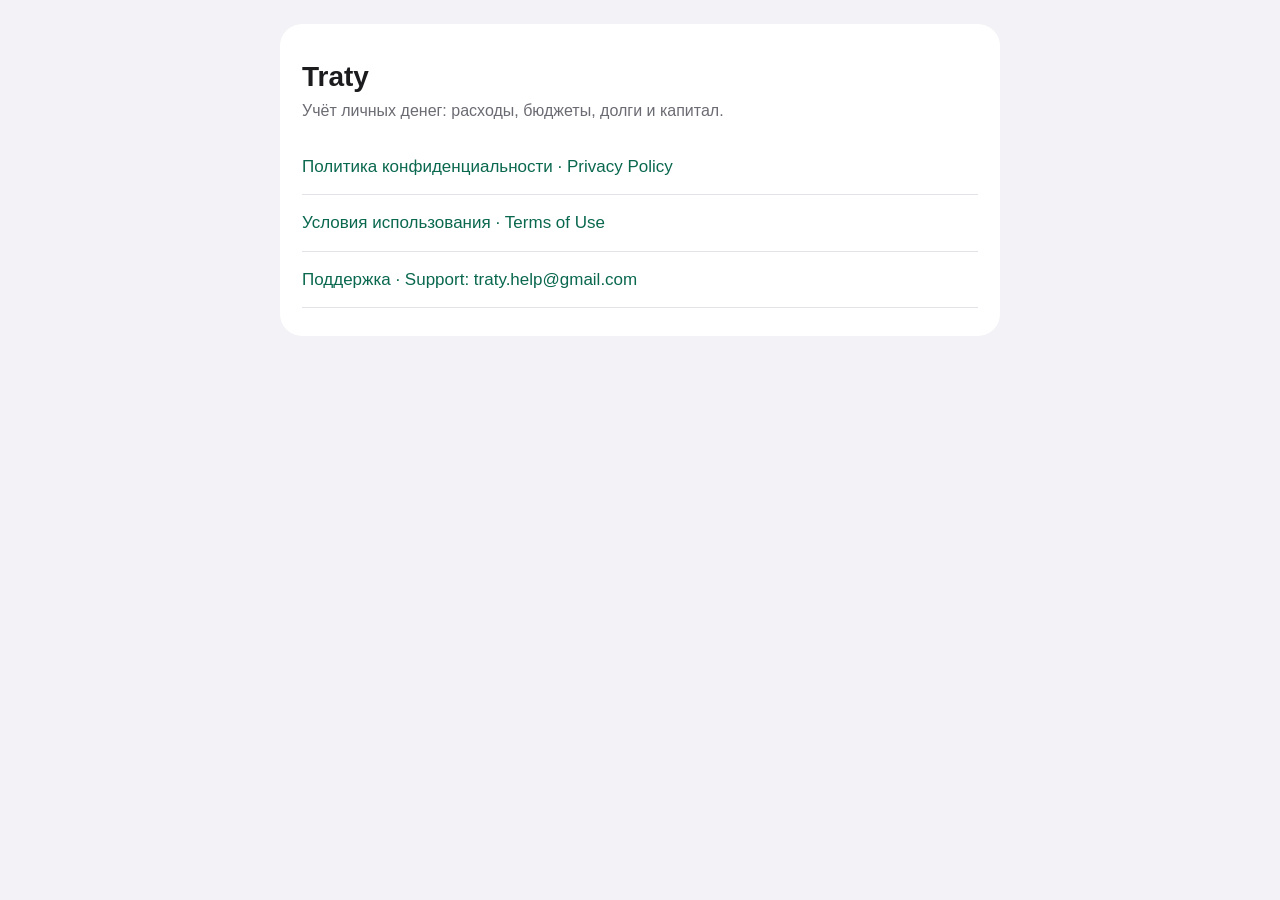
<file: index.html>
<!doctype html>
<html lang="ru">
<head>
<meta charset="utf-8">
<meta name="viewport" content="width=device-width, initial-scale=1">
<title>Traty</title>
<link rel="stylesheet" href="style.css">
</head>
<body>
<main>
<h1>Traty</h1>
<p class="meta">Учёт личных денег: расходы, бюджеты, долги и капитал.</p>
<nav class="home">
<a href="privacy-policy.html">Политика конфиденциальности · Privacy Policy</a>
<a href="terms.html">Условия использования · Terms of Use</a>
<a href="mailto:traty.help@gmail.com">Поддержка · Support: traty.help@gmail.com</a>
</nav>
</main>
</body>
</html>
</file>
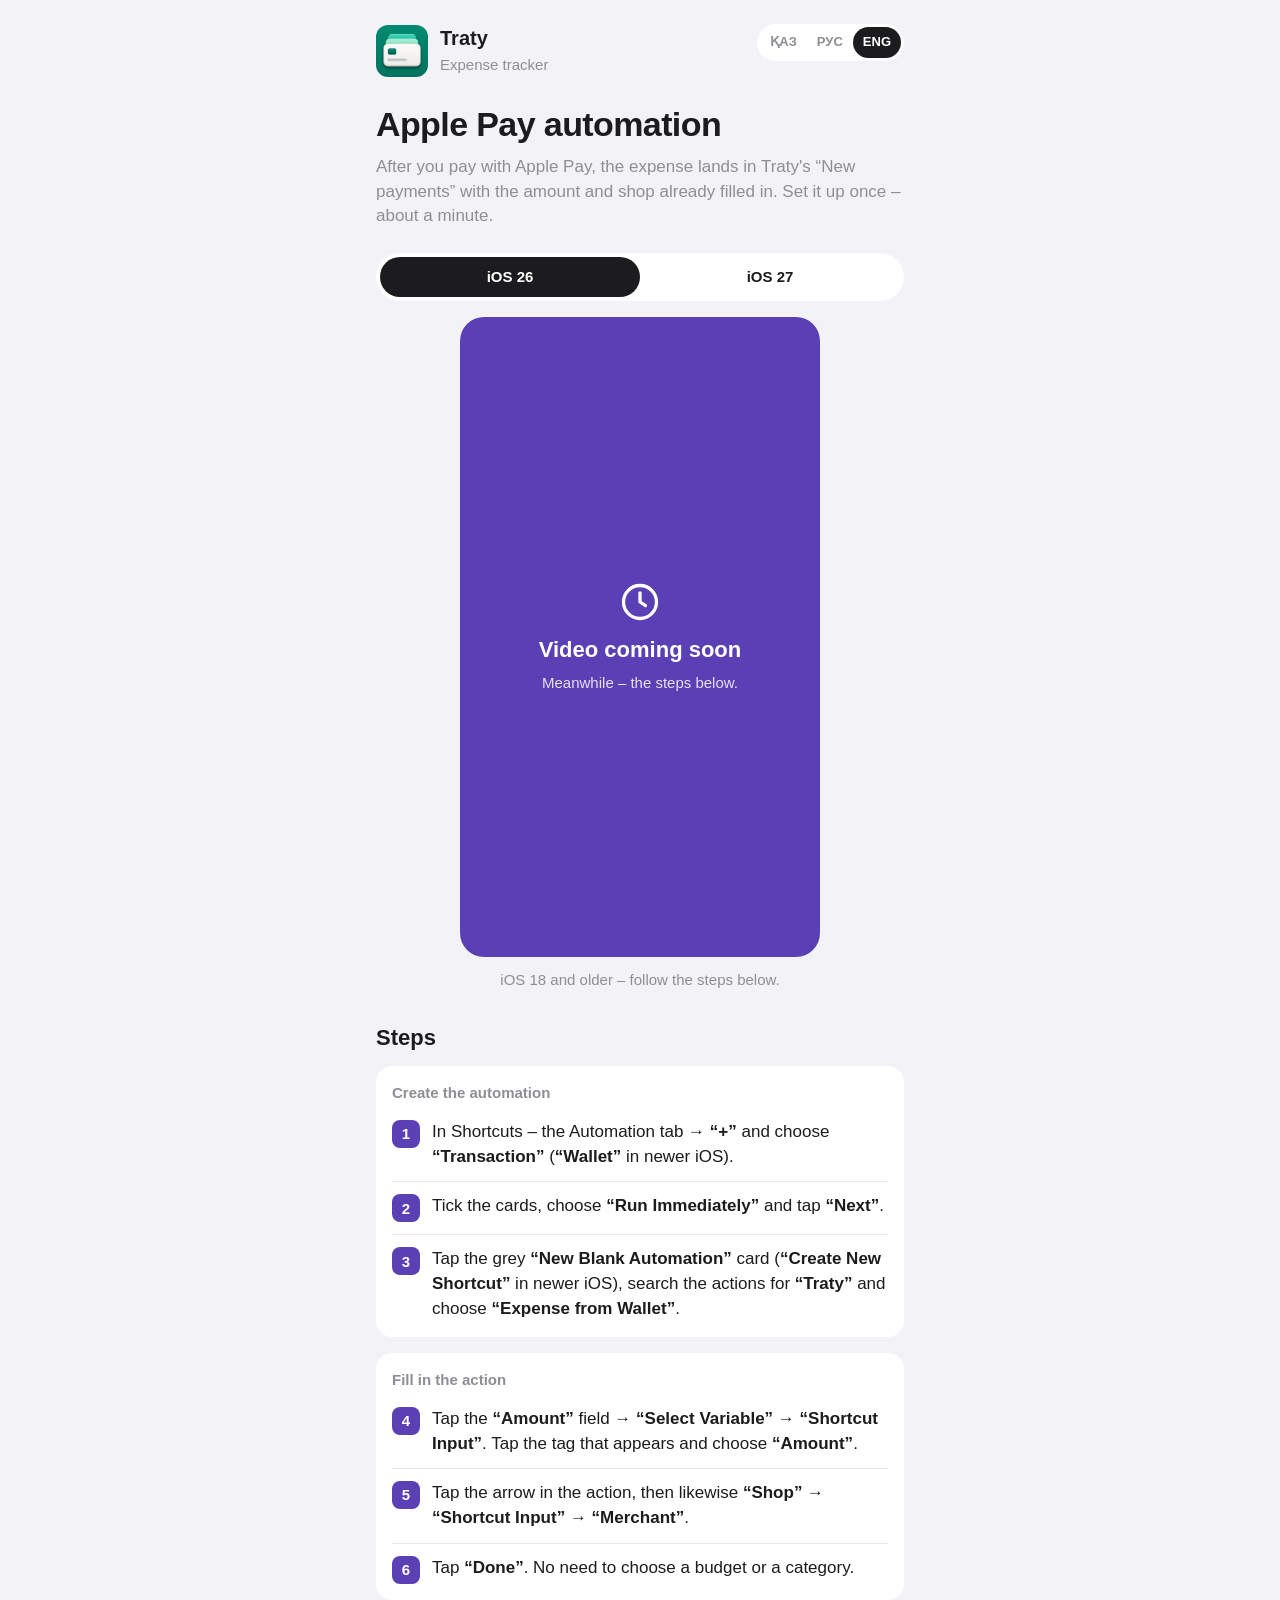
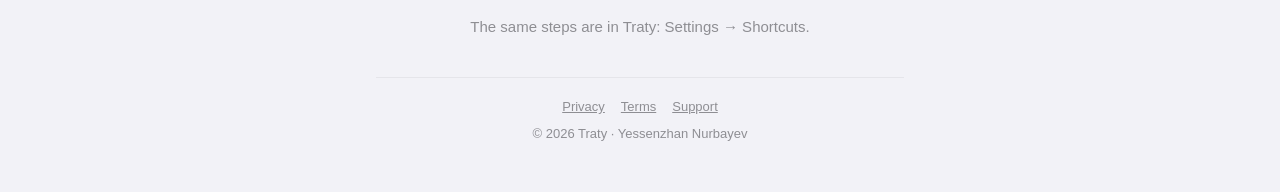
<file: apple-pay.html>
<!doctype html>
<html lang="ru">
<head>
<meta charset="utf-8">
<meta name="viewport" content="width=device-width, initial-scale=1, viewport-fit=cover">
<!-- Safari's banner over the page: Traty's icon, name and «Открыть / Загрузить» (Smart App Banner). -->
<meta name="apple-itunes-app" content="app-id=6825177056">
<title>Traty – Apple Pay</title>
<style>
  :root { --bg: #f2f2f7; --card: #ffffff; --ink: #1c1c1e; --soft: #8e8e93; --line: #e5e5ea; --pill: #1c1c1e; --pillInk: #ffffff; --violet: #5b3fb5; }
  @media (prefers-color-scheme: dark) { :root { --bg: #000000; --card: #1c1c1e; --ink: #f2f2f7; --soft: #9d9da4; --line: #2c2c2e; --pill: #f2f2f7; --pillInk: #1c1c1e; } }
  * { box-sizing: border-box; }
  body { margin: 0; background: var(--bg); color: var(--ink); font: 17px/1.45 -apple-system, BlinkMacSystemFont, "SF Pro Text", "Segoe UI", Roboto, sans-serif; -webkit-font-smoothing: antialiased; }
  main { max-width: 560px; margin: 0 auto; padding: 24px 16px 48px; }
  .brand { display: flex; align-items: center; gap: 12px; margin-bottom: 28px; }
  .brand img { width: 52px; height: 52px; border-radius: 12px; }
  .brand b { display: block; font-size: 20px; }
  .brand span { color: var(--soft); font-size: 15px; }
  h1 { font-size: 34px; line-height: 1.1; letter-spacing: -0.6px; margin: 0 0 12px; }
  h2 { font-size: 22px; margin: 32px 0 12px; }
  .lead { color: var(--soft); margin: 0 0 24px; }
  .switch { display: flex; background: var(--card); border-radius: 999px; padding: 4px; margin-bottom: 16px; }
  .switch button { flex: 1; border: 0; background: none; color: var(--ink); font: inherit; font-size: 15px; font-weight: 600; padding: 9px 0; border-radius: 999px; cursor: pointer; transition: background .25s, color .25s; }
  .switch button.on { background: var(--pill); color: var(--pillInk); }
  .video { position: relative; width: 100%; max-width: 360px; margin: 0 auto; aspect-ratio: 9 / 16; border-radius: 24px; overflow: hidden; background: var(--card); }
  .video video { position: absolute; inset: 0; width: 100%; height: 100%; object-fit: cover; background: #000; }
  .soon { position: absolute; inset: 0; display: flex; flex-direction: column; align-items: center; justify-content: center; text-align: center; padding: 24px; background: var(--violet); color: #fff; }
  .soon svg { width: 44px; height: 44px; margin-bottom: 10px; }
  .soon b { font-size: 22px; margin-bottom: 6px; }
  .soon p { margin: 0; opacity: 0.85; font-size: 15px; }
  .hint { color: var(--soft); font-size: 15px; text-align: center; margin: 12px 0 0; }
  .stage { background: var(--card); border-radius: 16px; padding: 4px 16px; margin-bottom: 16px; }
  .stage h3 { font-size: 15px; color: var(--soft); font-weight: 600; margin: 12px 0 4px; }
  ol { list-style: none; margin: 0; padding: 0; }
  li { display: flex; gap: 12px; padding: 12px 0; border-top: 1px solid var(--line); }
  li:first-child { border-top: 0; }
  li i { flex: none; width: 28px; height: 28px; border-radius: 8px; background: var(--violet); color: #fff; font-style: normal; font-weight: 700; font-size: 15px; display: flex; align-items: center; justify-content: center; }
  .note { color: var(--soft); font-size: 15px; text-align: center; margin-top: 8px; }
  .langs { margin-left: auto; align-self: flex-start; display: flex; background: var(--card); border-radius: 999px; padding: 3px; }
  .langs a { color: var(--soft); text-decoration: none; font-size: 13px; font-weight: 600; padding: 6px 10px; border-radius: 999px; }
  .langs a.on { background: var(--pill); color: var(--pillInk); }
  footer { margin-top: 40px; padding-top: 20px; border-top: 1px solid var(--line); text-align: center; color: var(--soft); font-size: 13px; }
  footer .links { display: flex; flex-wrap: wrap; justify-content: center; gap: 6px 16px; margin-bottom: 8px; }
  footer a { color: var(--soft); }
  footer p { margin: 0; }
</style>
</head>
<body>
<main>
  <div class="brand">
    <img src="icon.png" alt="" onerror="this.remove()">
    <div><b>Traty</b><span data-t="brand"></span></div>
    <nav class="langs">
      <a href="?lang=kk" data-lang="kk">ҚАЗ</a>
      <a href="?lang=ru" data-lang="ru">РУС</a>
      <a href="?lang=en" data-lang="en">ENG</a>
    </nav>
  </div>
  <h1 data-t="title"></h1>
  <p class="lead" data-t="lead"></p>

  <div class="switch" role="tablist">
    <button type="button" data-ios="26">iOS 26</button>
    <button type="button" data-ios="27">iOS 27</button>
  </div>
  <div class="video" id="video"></div>
  <p class="hint" data-t="older"></p>

  <h2 data-t="steps"></h2>
  <div id="stages"></div>
  <p class="note" data-t="note"></p>

  <footer>
    <div class="links"><a href="privacy-policy.html" data-t="privacy"></a><a href="terms.html" data-t="terms"></a><a href="mailto:traty.help@gmail.com" data-t="help"></a></div>
    <p>© 2026 Traty · Yessenzhan Nurbayev</p>
  </footer>
</main>
<script>
  // The videos are our own files next to the page (videos/<lang>-<ios>.mp4, 1080p H.264,
  // with a first-frame poster), played by the phone's own player – YouTube drew its
  // Shorts bar, likes and channel over them (2026-11-10). A language without its own
  // video shows «the video is coming».
  var VIDEOS = { kk: ["26", "27"], ru: ["26", "27"], en: [] };

  // The app opens this page with ?lang=kk|ru|en; without it – the browser's language.
  // Steps are the app's own («Настройки» → «Быстрые кнопки»), word for word.
  var TEXTS = {
    ru: {
      brand: "Учёт расходов",
      title: "Автоматизация Apple Pay",
      lead: "После оплаты через Apple Pay трата сама попадает в «Новые оплаты» Traty: сумма и магазин уже подставлены. Настройка – один раз, около минуты.",
      soon: "Видео скоро",
      soonText: "А пока – шаги ниже.",
      older: "iOS 18 и старше – по шагам ниже.",
      steps: "Шаги",
      note: "Те же шаги есть в Traty: «Настройки» → «Быстрые кнопки».",
      privacy: "Конфиденциальность", terms: "Условия", help: "Поддержка",
      stages: [
        { title: "Создайте автоматизацию", steps: [
          "В «Командах» – вкладка «Автоматизация» → «+» и выберите «Транзакция» (в новых iOS – «Wallet»).",
          "Отметьте карты, выберите «Немедленный запуск» и нажмите «Далее».",
          "Нажмите серую карточку «Новая автоматизация» (в новых iOS – «Создать новую быструю команду»), найдите в поиске действий «Traty» и выберите «Расход из Wallet»."
        ] },
        { title: "Заполните действие", steps: [
          "Нажмите поле «Сумма» → «Выбрать переменную» → «Входные данные команды». Нажмите появившуюся метку и выберите «Сумма».",
          "Нажмите стрелку в действии, затем так же «Магазин» → «Входные данные команды» → «Продавец».",
          "Нажмите «Готово». Бюджет и категорию выбирать не нужно."
        ] }
      ]
    },
    kk: {
      brand: "Шығындарды есепке алу",
      title: "Apple Pay автоматтандыру",
      lead: "Apple Pay арқылы төлегеннен кейін шығын Traty-дағы «Жаңа төлемдер» бөліміне өзі түседі: сомасы мен дүкені дайын тұрады. Бір рет баптайсыз, шамамен бір минут.",
      soon: "Бейне жақында",
      soonText: "Әзірге – төмендегі қадамдар.",
      older: "iOS 18 және одан ескі – төмендегі қадамдармен.",
      steps: "Қадамдар",
      note: "Осы қадамдар Traty-да да бар: «Баптаулар» → «Жылдам пәрмендер».",
      privacy: "Құпиялылық", terms: "Шарттар", help: "Қолдау",
      stages: [
        { title: "Автоматтандыру жасаңыз", steps: [
          "«Пәрмендер» қолданбасында «Автоматтандыру» қойындысы → «+» → «Wallet» таңдаңыз.",
          "Карталарды белгілеп, «Дереу іске қосу» таңдаңыз да, «Келесі» батырмасын басыңыз.",
          "«Жаңа жылдам пәрменді жасау» батырмасын басыңыз, «Әрекеттерді іздеу» жолынан «Traty» тауып, «Wallet-тан шығын» таңдаңыз."
        ] },
        { title: "Әрекетті толтырыңыз", steps: [
          "«Сома» өрісін басыңыз → «Айнымалыны таңдау» → «Пәрмен кіріс деректері». Пайда болған белгіні басып, «Сома» таңдаңыз.",
          "Сосын дәл солай «Дүкен» өрісі → «Айнымалыны таңдау» → «Пәрмен кіріс деректері» → белгіні басып, «Сатушы» таңдаңыз.",
          "«Дайын» батырмасын басыңыз. Бюджет пен санатты таңдаудың қажеті жоқ."
        ] }
      ]
    },
    en: {
      brand: "Expense tracker",
      title: "Apple Pay automation",
      lead: "After you pay with Apple Pay, the expense lands in Traty's “New payments” with the amount and shop already filled in. Set it up once – about a minute.",
      soon: "Video coming soon",
      soonText: "Meanwhile – the steps below.",
      older: "iOS 18 and older – follow the steps below.",
      steps: "Steps",
      note: "The same steps are in Traty: Settings → Shortcuts.",
      privacy: "Privacy", terms: "Terms", help: "Support",
      stages: [
        { title: "Create the automation", steps: [
          "In Shortcuts – the Automation tab → “+” and choose “Transaction” (“Wallet” in newer iOS).",
          "Tick the cards, choose “Run Immediately” and tap “Next”.",
          "Tap the grey “New Blank Automation” card (“Create New Shortcut” in newer iOS), search the actions for “Traty” and choose “Expense from Wallet”."
        ] },
        { title: "Fill in the action", steps: [
          "Tap the “Amount” field → “Select Variable” → “Shortcut Input”. Tap the tag that appears and choose “Amount”.",
          "Tap the arrow in the action, then likewise “Shop” → “Shortcut Input” → “Merchant”.",
          "Tap “Done”. No need to choose a budget or a category."
        ] }
      ]
    }
  };

  var asked = new URLSearchParams(location.search).get("lang");
  var phone = (navigator.language || "en").slice(0, 2);
  var lang = TEXTS[asked] ? asked : TEXTS[phone] ? phone : "en";
  var T = TEXTS[lang];
  document.documentElement.lang = lang;
  document.querySelectorAll("[data-t]").forEach(function (el) { el.textContent = T[el.getAttribute("data-t")]; });
  document.querySelectorAll("[data-lang]").forEach(function (el) { if (el.getAttribute("data-lang") === lang) el.className = "on"; });

  // What to tap, in quotes, set in bold – as in the app.
  function bolded(text) {
    var out = document.createDocumentFragment();
    text.split(/([«“][^»”]*[»”])/).forEach(function (part, i) {
      if (!part) return;
      var node = i % 2 ? document.createElement("b") : document.createTextNode(part);
      if (i % 2) node.textContent = part;
      out.appendChild(node);
    });
    return out;
  }
  var n = 0;
  T.stages.forEach(function (stage) {
    var box = document.createElement("div"); box.className = "stage";
    var h = document.createElement("h3"); h.textContent = stage.title; box.appendChild(h);
    var ol = document.createElement("ol");
    stage.steps.forEach(function (step) {
      var li = document.createElement("li");
      var num = document.createElement("i"); num.textContent = ++n; li.appendChild(num);
      var span = document.createElement("span"); span.appendChild(bolded(step)); li.appendChild(span);
      ol.appendChild(li);
    });
    box.appendChild(ol);
    document.getElementById("stages").appendChild(box);
  });

  // iOS switch: the phone's own version is picked first (27 and newer → 27, else 26).
  var m = navigator.userAgent.match(/OS (\d+)_/);
  var ios = m && +m[1] >= 27 ? "27" : "26";
  var saved = new URLSearchParams(location.search).get("ios");
  if (saved === "26" || saved === "27") ios = saved;
  var video = document.getElementById("video");
  function show(version) {
    ios = version;
    document.querySelectorAll("[data-ios]").forEach(function (b) { b.className = b.getAttribute("data-ios") === version ? "on" : ""; });
    video.innerHTML = "";
    if ((VIDEOS[lang] || []).indexOf(version) >= 0) {
      var player = document.createElement("video");
      var name = "videos/" + lang + "-" + version;
      player.src = name + ".mp4";
      player.poster = name + ".jpg";
      player.controls = true;
      player.playsInline = true;
      player.preload = "metadata";
      player.setAttribute("playsinline", "");
      player.title = T.title + " – iOS " + version;
      video.appendChild(player);
    } else {
      video.innerHTML = '<div class="soon"><svg viewBox="0 0 24 24" fill="none" stroke="currentColor" stroke-width="1.8" stroke-linecap="round" stroke-linejoin="round"><circle cx="12" cy="12" r="9"/><path d="M12 7v5l3 2"/></svg><b></b><p></p></div>';
      video.querySelector("b").textContent = T.soon;
      video.querySelector("p").textContent = T.soonText;
    }
  }
  document.querySelectorAll("[data-ios]").forEach(function (b) { b.onclick = function () { show(b.getAttribute("data-ios")); }; });
  show(ios);
</script>
</body>
</html>
</file>
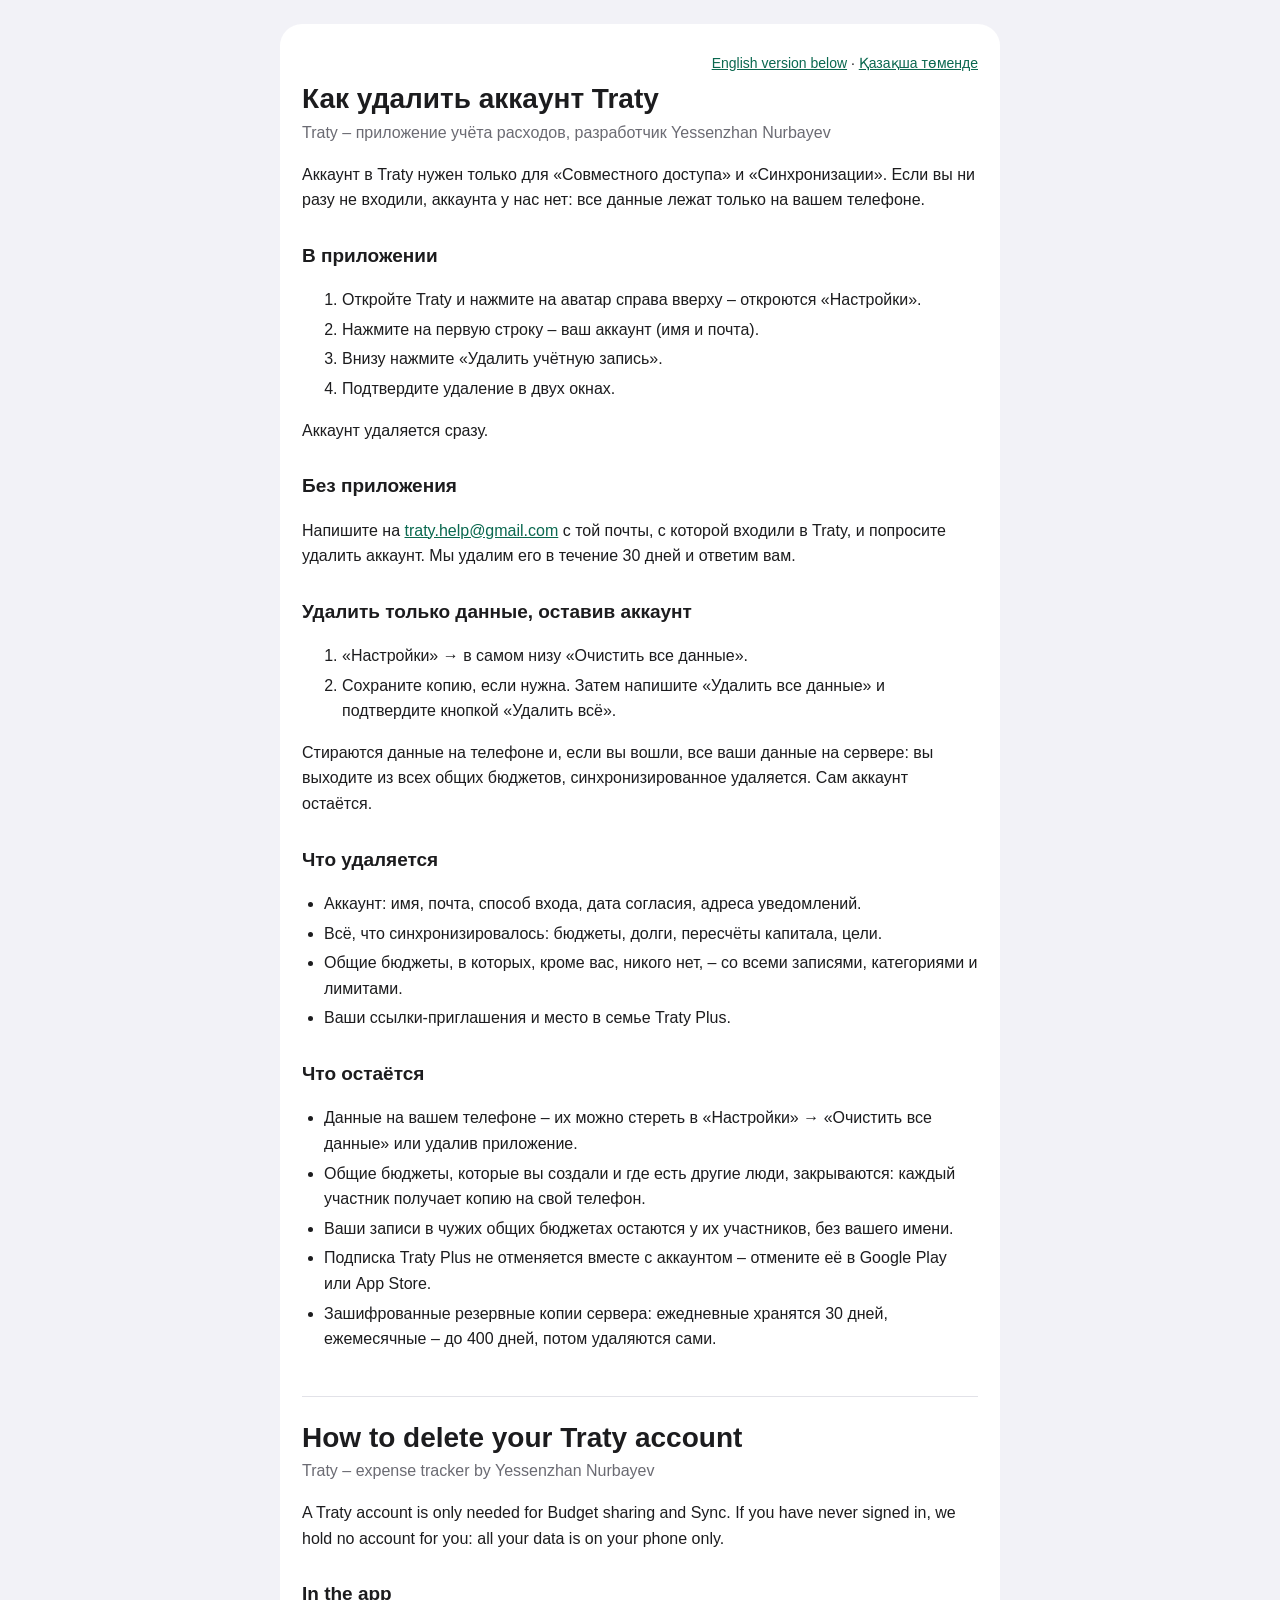
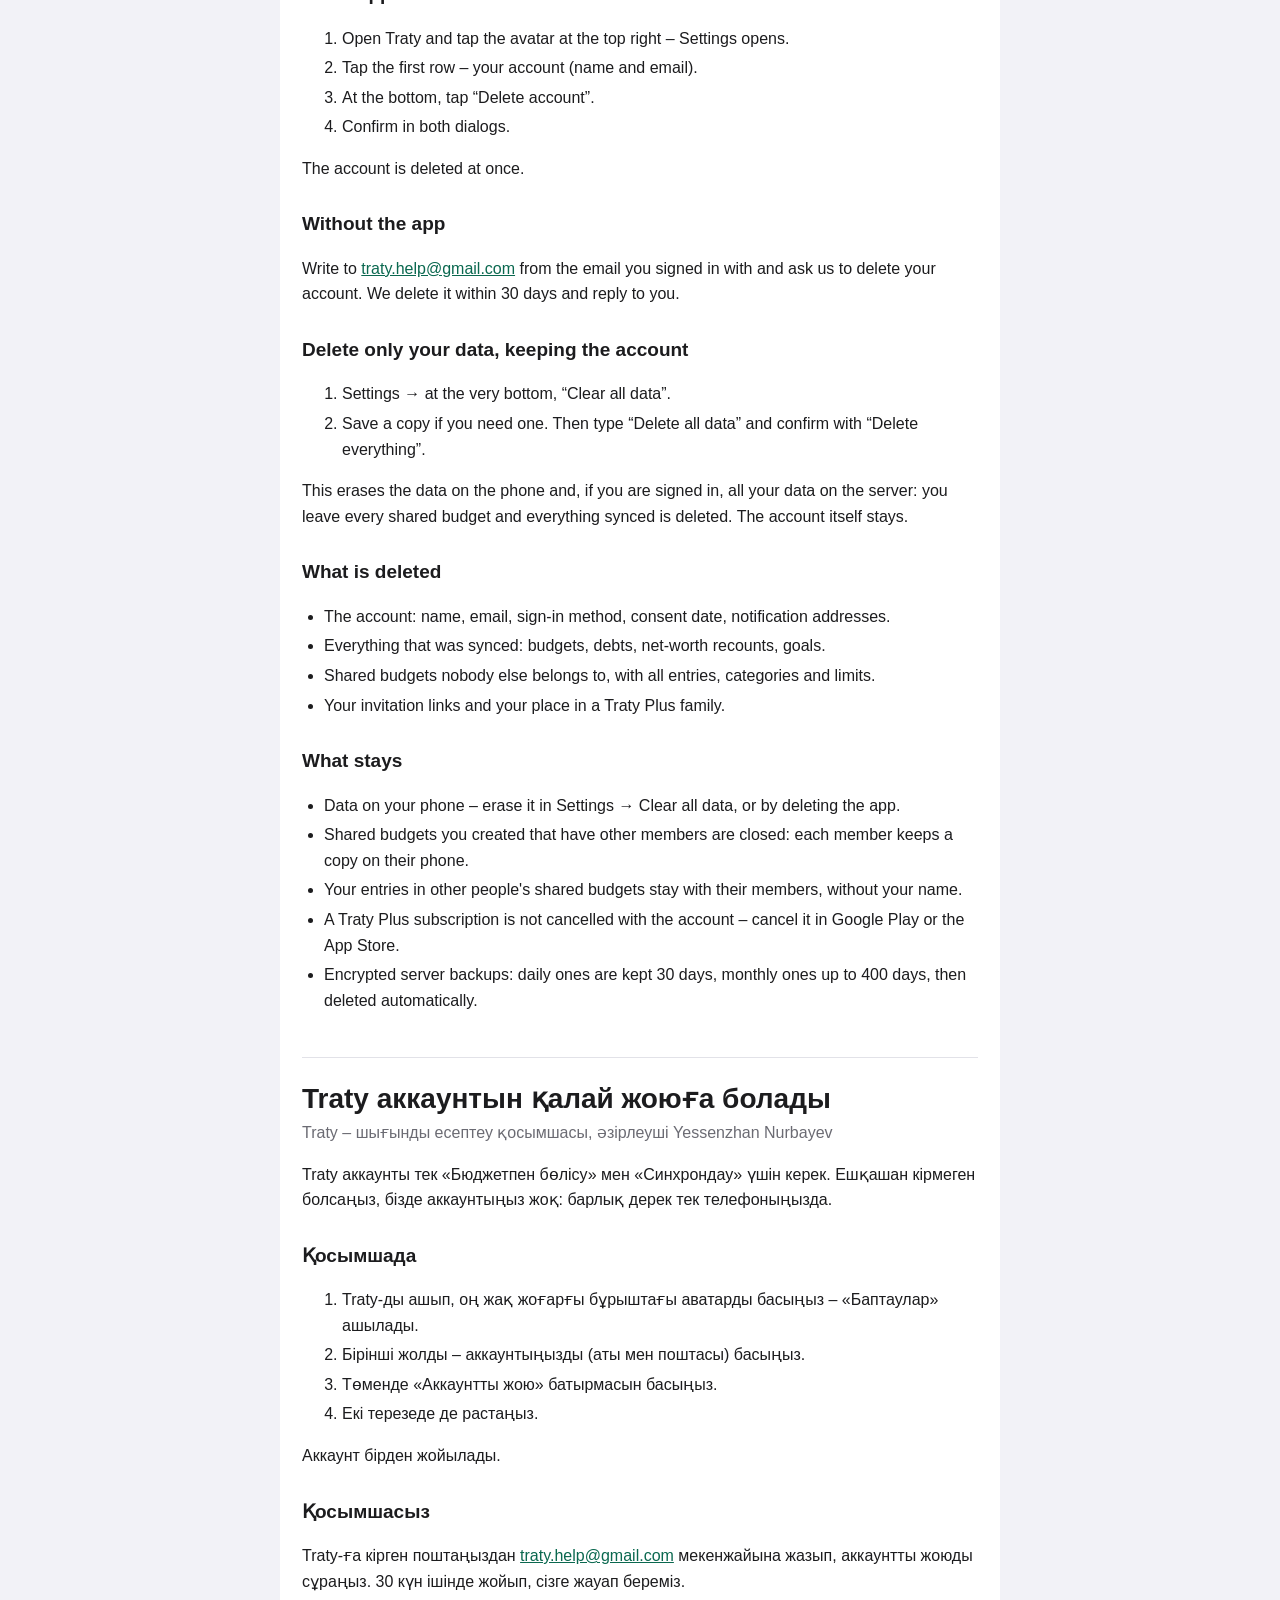
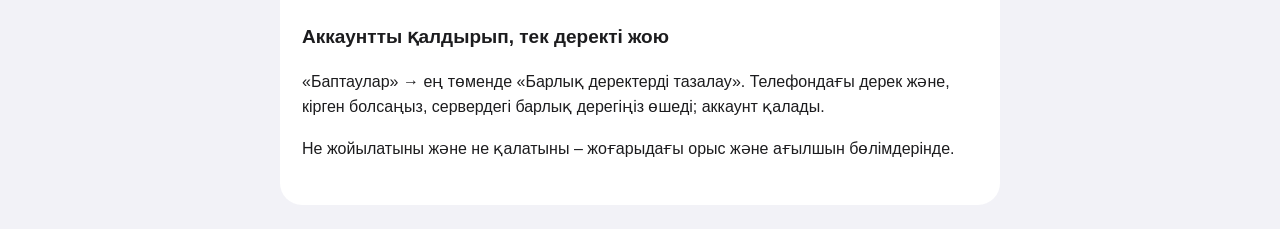
<file: delete-account.html>
<!doctype html>
<html lang="ru">
<head>
<meta charset="utf-8">
<meta name="viewport" content="width=device-width, initial-scale=1">
<title>Удаление аккаунта — Traty</title>
<link rel="stylesheet" href="style.css">
</head>
<body>
<main>
<p class="lang"><a href="#en">English version below</a> · <a href="#kk">Қазақша төменде</a></p>

<h1>Как удалить аккаунт Traty</h1>
<p class="meta">Traty – приложение учёта расходов, разработчик Yessenzhan Nurbayev</p>

<p>Аккаунт в Traty нужен только для «Совместного доступа» и «Синхронизации». Если вы ни разу не входили, аккаунта у нас нет: все данные лежат только на вашем телефоне.</p>

<h2>В приложении</h2>
<ol>
<li>Откройте Traty и нажмите на аватар справа вверху – откроются «Настройки».</li>
<li>Нажмите на первую строку – ваш аккаунт (имя и почта).</li>
<li>Внизу нажмите «Удалить учётную запись».</li>
<li>Подтвердите удаление в двух окнах.</li>
</ol>
<p>Аккаунт удаляется сразу.</p>

<h2>Без приложения</h2>
<p>Напишите на <a href="mailto:traty.help@gmail.com">traty.help@gmail.com</a> с той почты, с которой входили в Traty, и попросите удалить аккаунт. Мы удалим его в течение 30 дней и ответим вам.</p>

<h2 id="data">Удалить только данные, оставив аккаунт</h2>
<ol>
<li>«Настройки» → в самом низу «Очистить все данные».</li>
<li>Сохраните копию, если нужна. Затем напишите «Удалить все данные» и подтвердите кнопкой «Удалить всё».</li>
</ol>
<p>Стираются данные на телефоне и, если вы вошли, все ваши данные на сервере: вы выходите из всех общих бюджетов, синхронизированное удаляется. Сам аккаунт остаётся.</p>

<h2>Что удаляется</h2>
<ul>
<li>Аккаунт: имя, почта, способ входа, дата согласия, адреса уведомлений.</li>
<li>Всё, что синхронизировалось: бюджеты, долги, пересчёты капитала, цели.</li>
<li>Общие бюджеты, в которых, кроме вас, никого нет, – со всеми записями, категориями и лимитами.</li>
<li>Ваши ссылки-приглашения и место в семье Traty Plus.</li>
</ul>

<h2>Что остаётся</h2>
<ul>
<li>Данные на вашем телефоне – их можно стереть в «Настройки» → «Очистить все данные» или удалив приложение.</li>
<li>Общие бюджеты, которые вы создали и где есть другие люди, закрываются: каждый участник получает копию на свой телефон.</li>
<li>Ваши записи в чужих общих бюджетах остаются у их участников, без вашего имени.</li>
<li>Подписка Traty Plus не отменяется вместе с аккаунтом – отмените её в Google Play или App Store.</li>
<li>Зашифрованные резервные копии сервера: ежедневные хранятся 30 дней, ежемесячные – до 400 дней, потом удаляются сами.</li>
</ul>

<hr id="en">

<h1>How to delete your Traty account</h1>
<p class="meta">Traty – expense tracker by Yessenzhan Nurbayev</p>

<p>A Traty account is only needed for Budget sharing and Sync. If you have never signed in, we hold no account for you: all your data is on your phone only.</p>

<h2>In the app</h2>
<ol>
<li>Open Traty and tap the avatar at the top right – Settings opens.</li>
<li>Tap the first row – your account (name and email).</li>
<li>At the bottom, tap “Delete account”.</li>
<li>Confirm in both dialogs.</li>
</ol>
<p>The account is deleted at once.</p>

<h2>Without the app</h2>
<p>Write to <a href="mailto:traty.help@gmail.com">traty.help@gmail.com</a> from the email you signed in with and ask us to delete your account. We delete it within 30 days and reply to you.</p>

<h2 id="data-en">Delete only your data, keeping the account</h2>
<ol>
<li>Settings → at the very bottom, “Clear all data”.</li>
<li>Save a copy if you need one. Then type “Delete all data” and confirm with “Delete everything”.</li>
</ol>
<p>This erases the data on the phone and, if you are signed in, all your data on the server: you leave every shared budget and everything synced is deleted. The account itself stays.</p>

<h2>What is deleted</h2>
<ul>
<li>The account: name, email, sign-in method, consent date, notification addresses.</li>
<li>Everything that was synced: budgets, debts, net-worth recounts, goals.</li>
<li>Shared budgets nobody else belongs to, with all entries, categories and limits.</li>
<li>Your invitation links and your place in a Traty Plus family.</li>
</ul>

<h2>What stays</h2>
<ul>
<li>Data on your phone – erase it in Settings → Clear all data, or by deleting the app.</li>
<li>Shared budgets you created that have other members are closed: each member keeps a copy on their phone.</li>
<li>Your entries in other people's shared budgets stay with their members, without your name.</li>
<li>A Traty Plus subscription is not cancelled with the account – cancel it in Google Play or the App Store.</li>
<li>Encrypted server backups: daily ones are kept 30 days, monthly ones up to 400 days, then deleted automatically.</li>
</ul>

<hr id="kk">

<h1>Traty аккаунтын қалай жоюға болады</h1>
<p class="meta">Traty – шығынды есептеу қосымшасы, әзірлеуші Yessenzhan Nurbayev</p>

<p>Traty аккаунты тек «Бюджетпен бөлісу» мен «Синхрондау» үшін керек. Ешқашан кірмеген болсаңыз, бізде аккаунтыңыз жоқ: барлық дерек тек телефоныңызда.</p>

<h2>Қосымшада</h2>
<ol>
<li>Traty-ды ашып, оң жақ жоғарғы бұрыштағы аватарды басыңыз – «Баптаулар» ашылады.</li>
<li>Бірінші жолды – аккаунтыңызды (аты мен поштасы) басыңыз.</li>
<li>Төменде «Аккаунтты жою» батырмасын басыңыз.</li>
<li>Екі терезеде де растаңыз.</li>
</ol>
<p>Аккаунт бірден жойылады.</p>

<h2>Қосымшасыз</h2>
<p>Traty-ға кірген поштаңыздан <a href="mailto:traty.help@gmail.com">traty.help@gmail.com</a> мекенжайына жазып, аккаунтты жоюды сұраңыз. 30 күн ішінде жойып, сізге жауап береміз.</p>

<h2 id="data-kk">Аккаунтты қалдырып, тек деректі жою</h2>
<p>«Баптаулар» → ең төменде «Барлық деректерді тазалау». Телефондағы дерек және, кірген болсаңыз, сервердегі барлық дерегіңіз өшеді; аккаунт қалады.</p>

<p>Не жойылатыны және не қалатыны – жоғарыдағы орыс және ағылшын бөлімдерінде.</p>
</main>
</body>
</html>
</file>
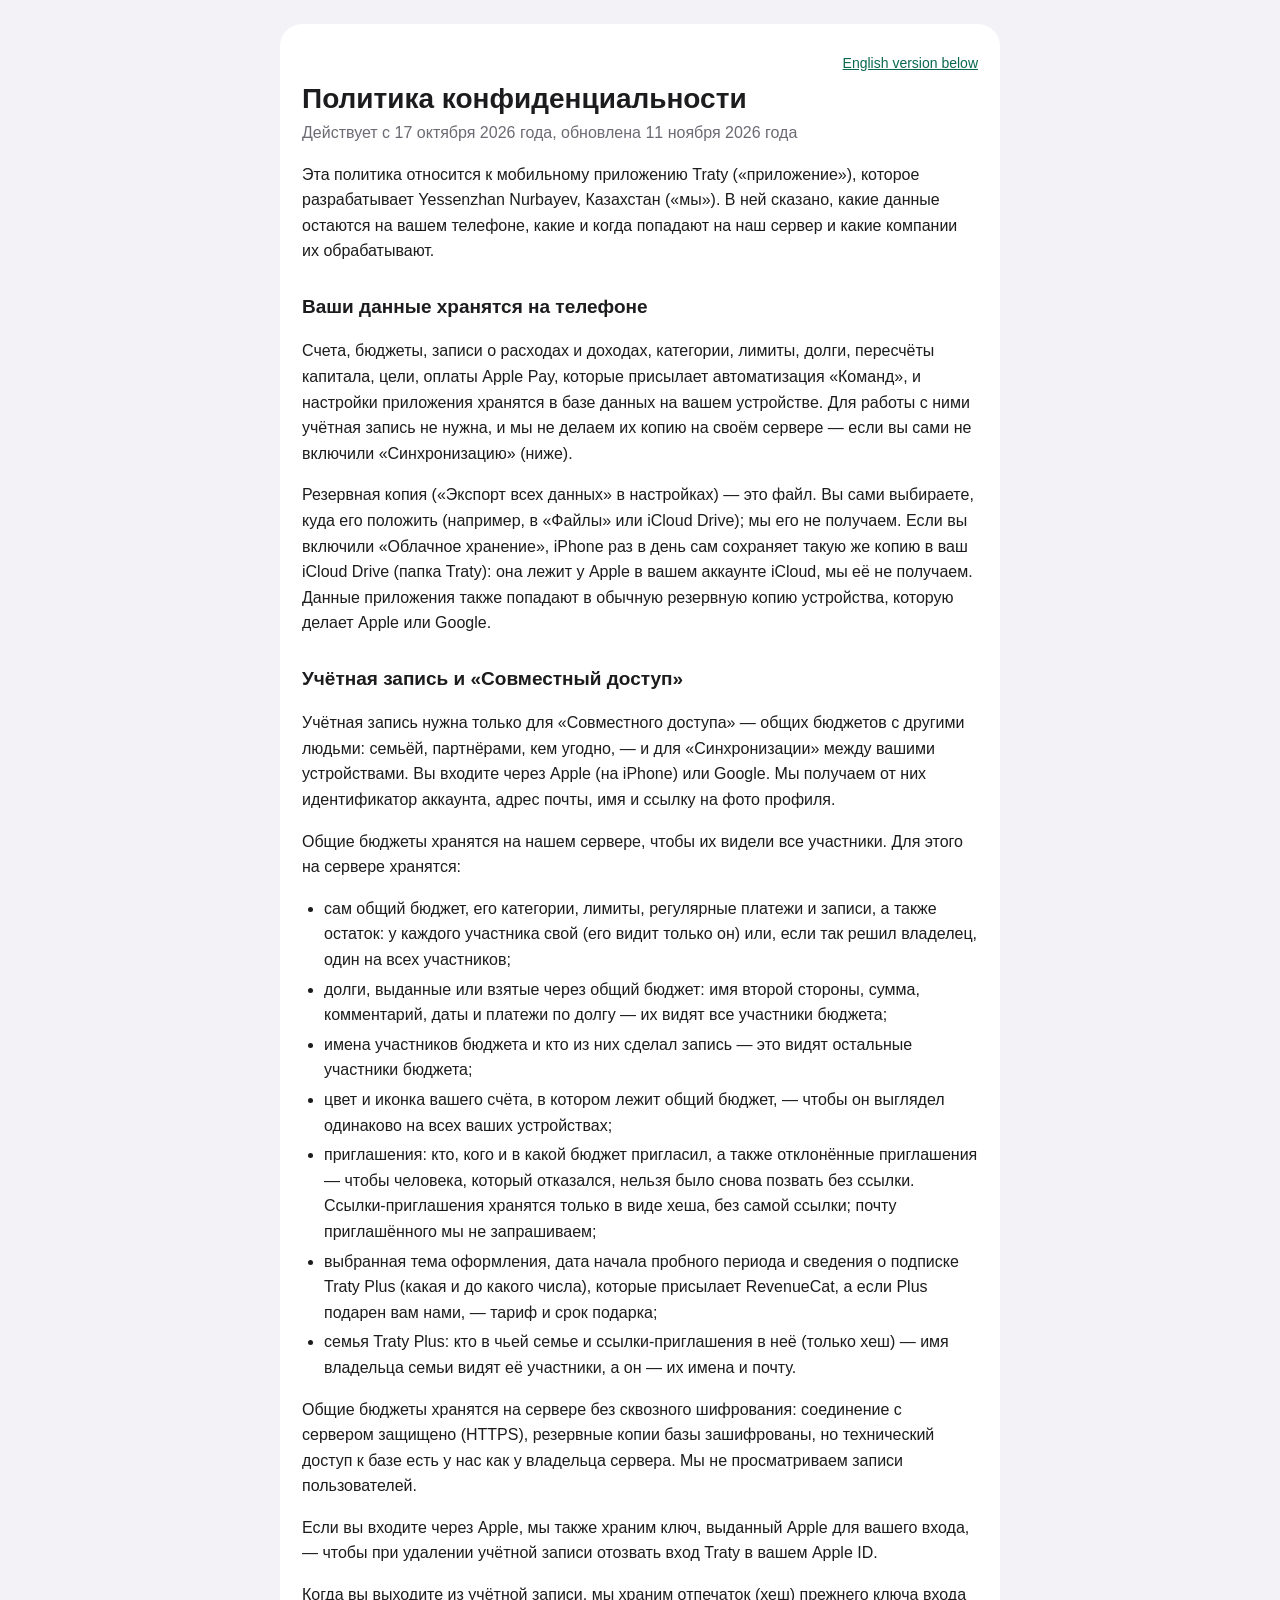
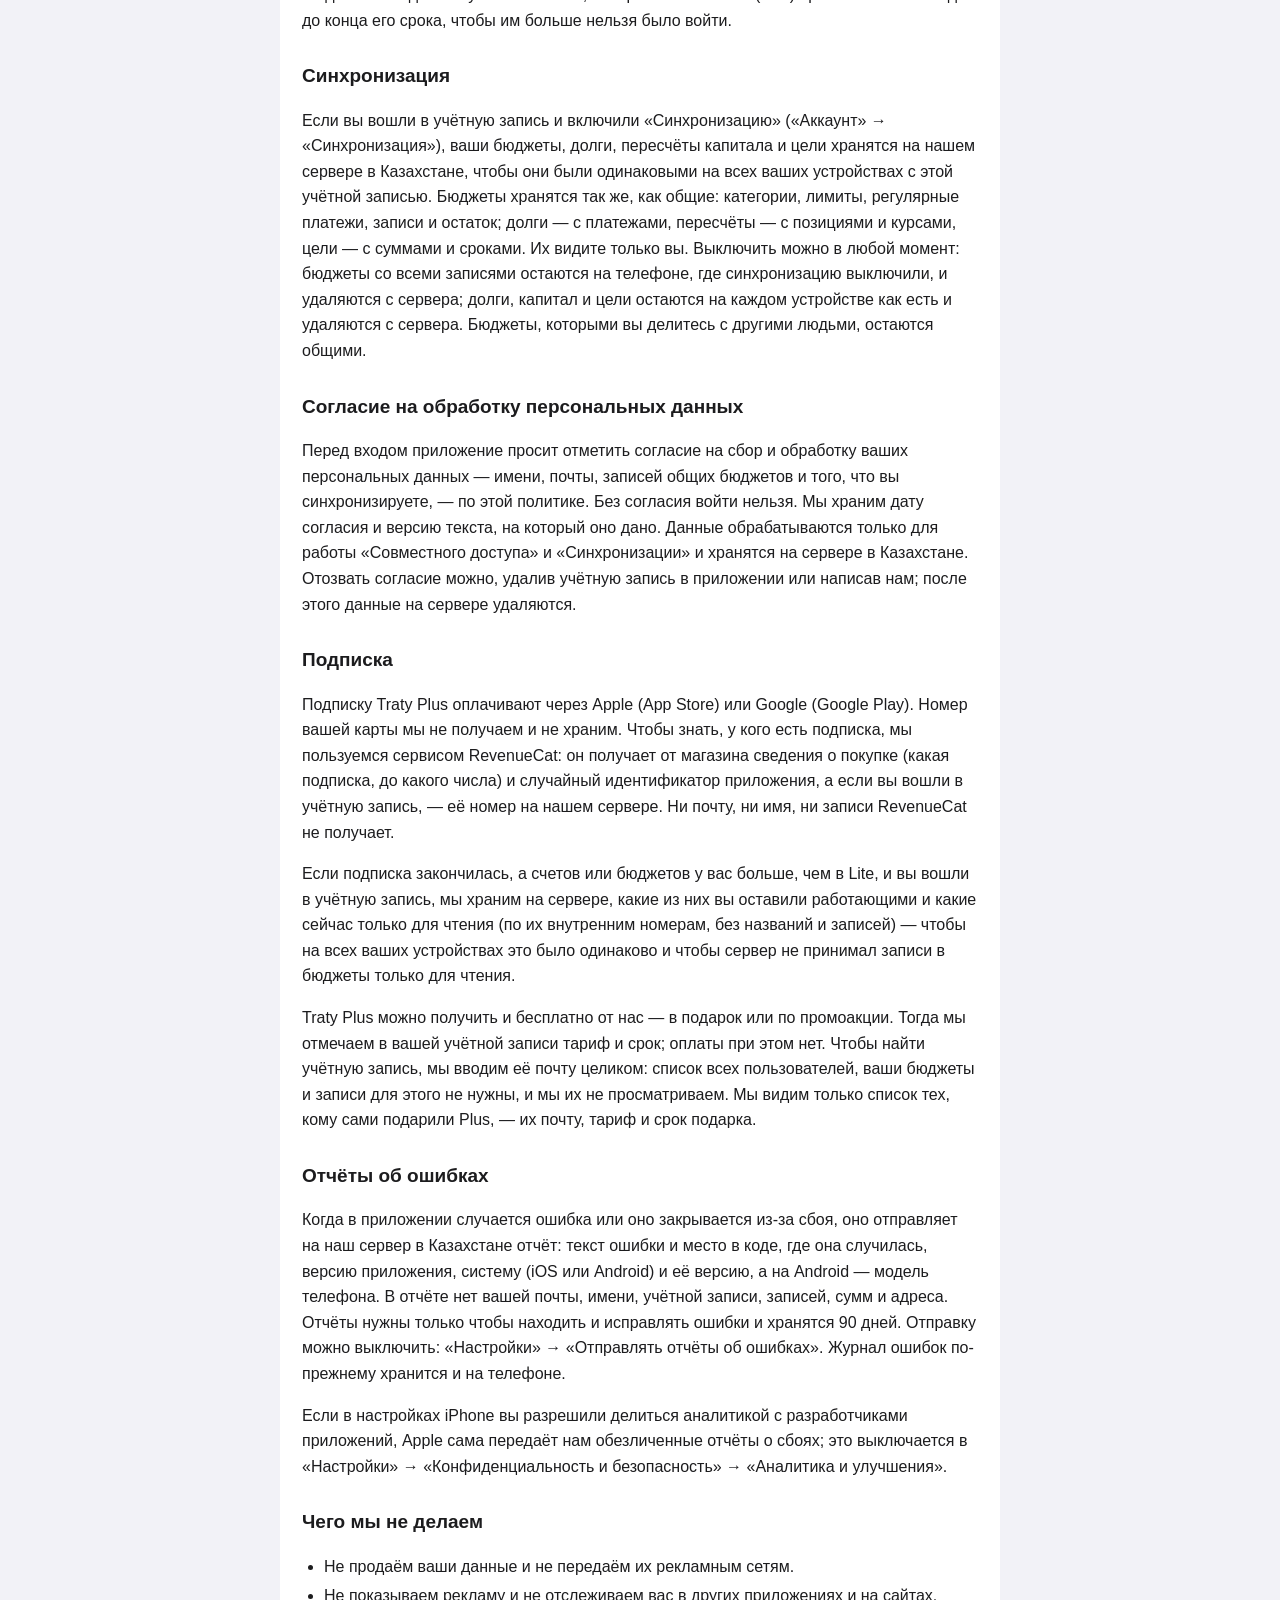
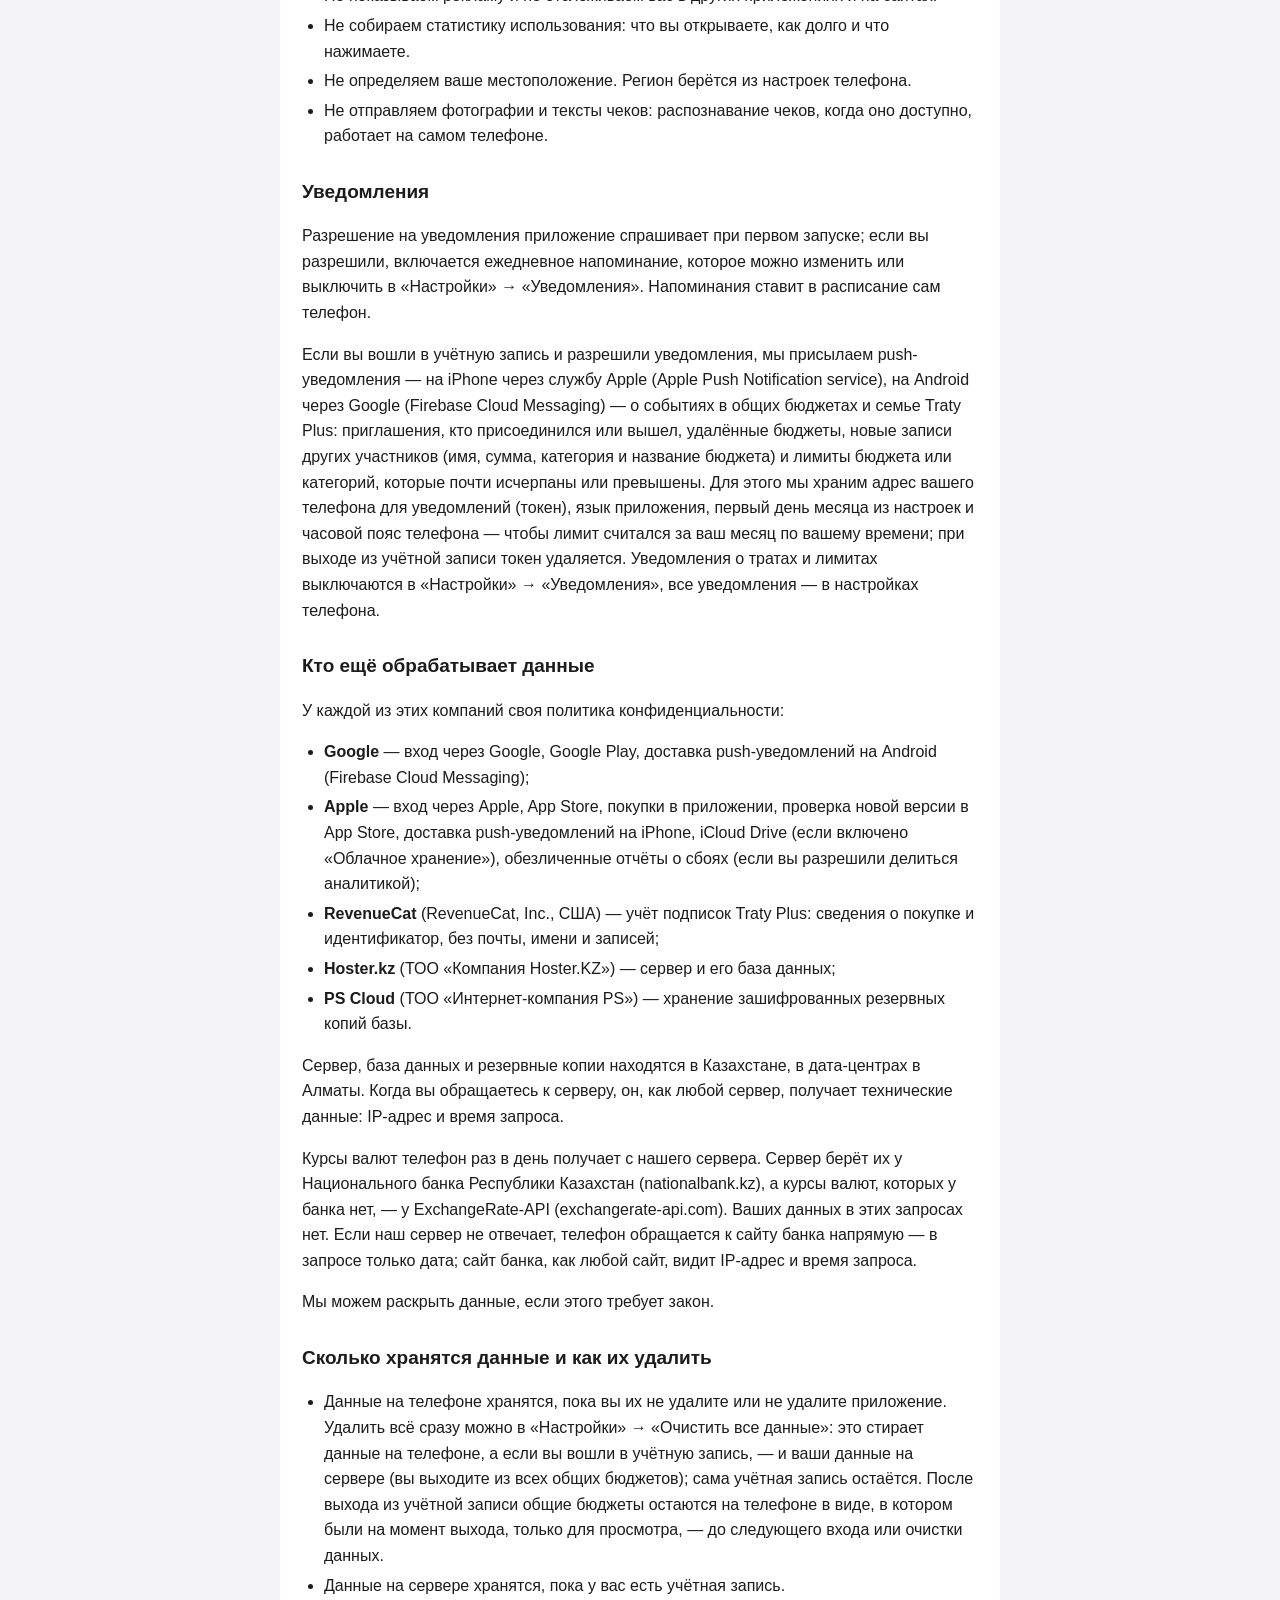
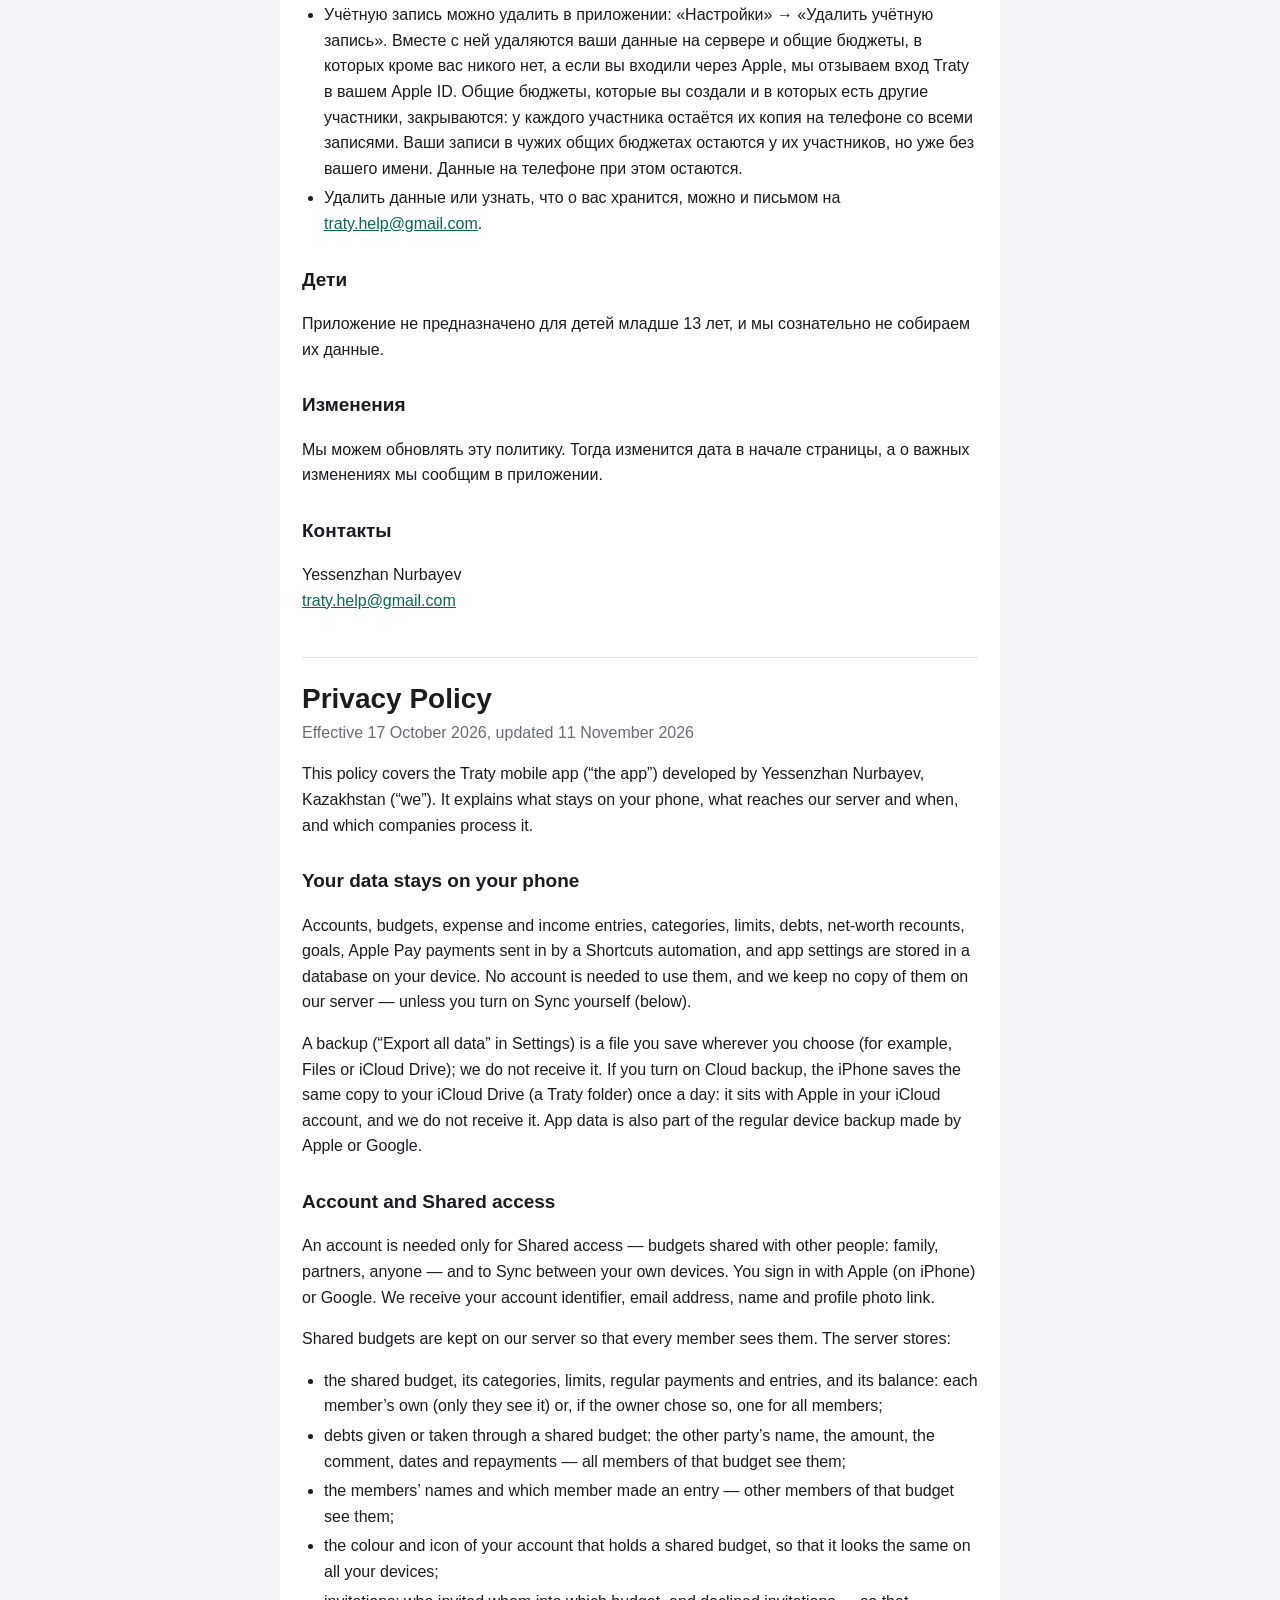
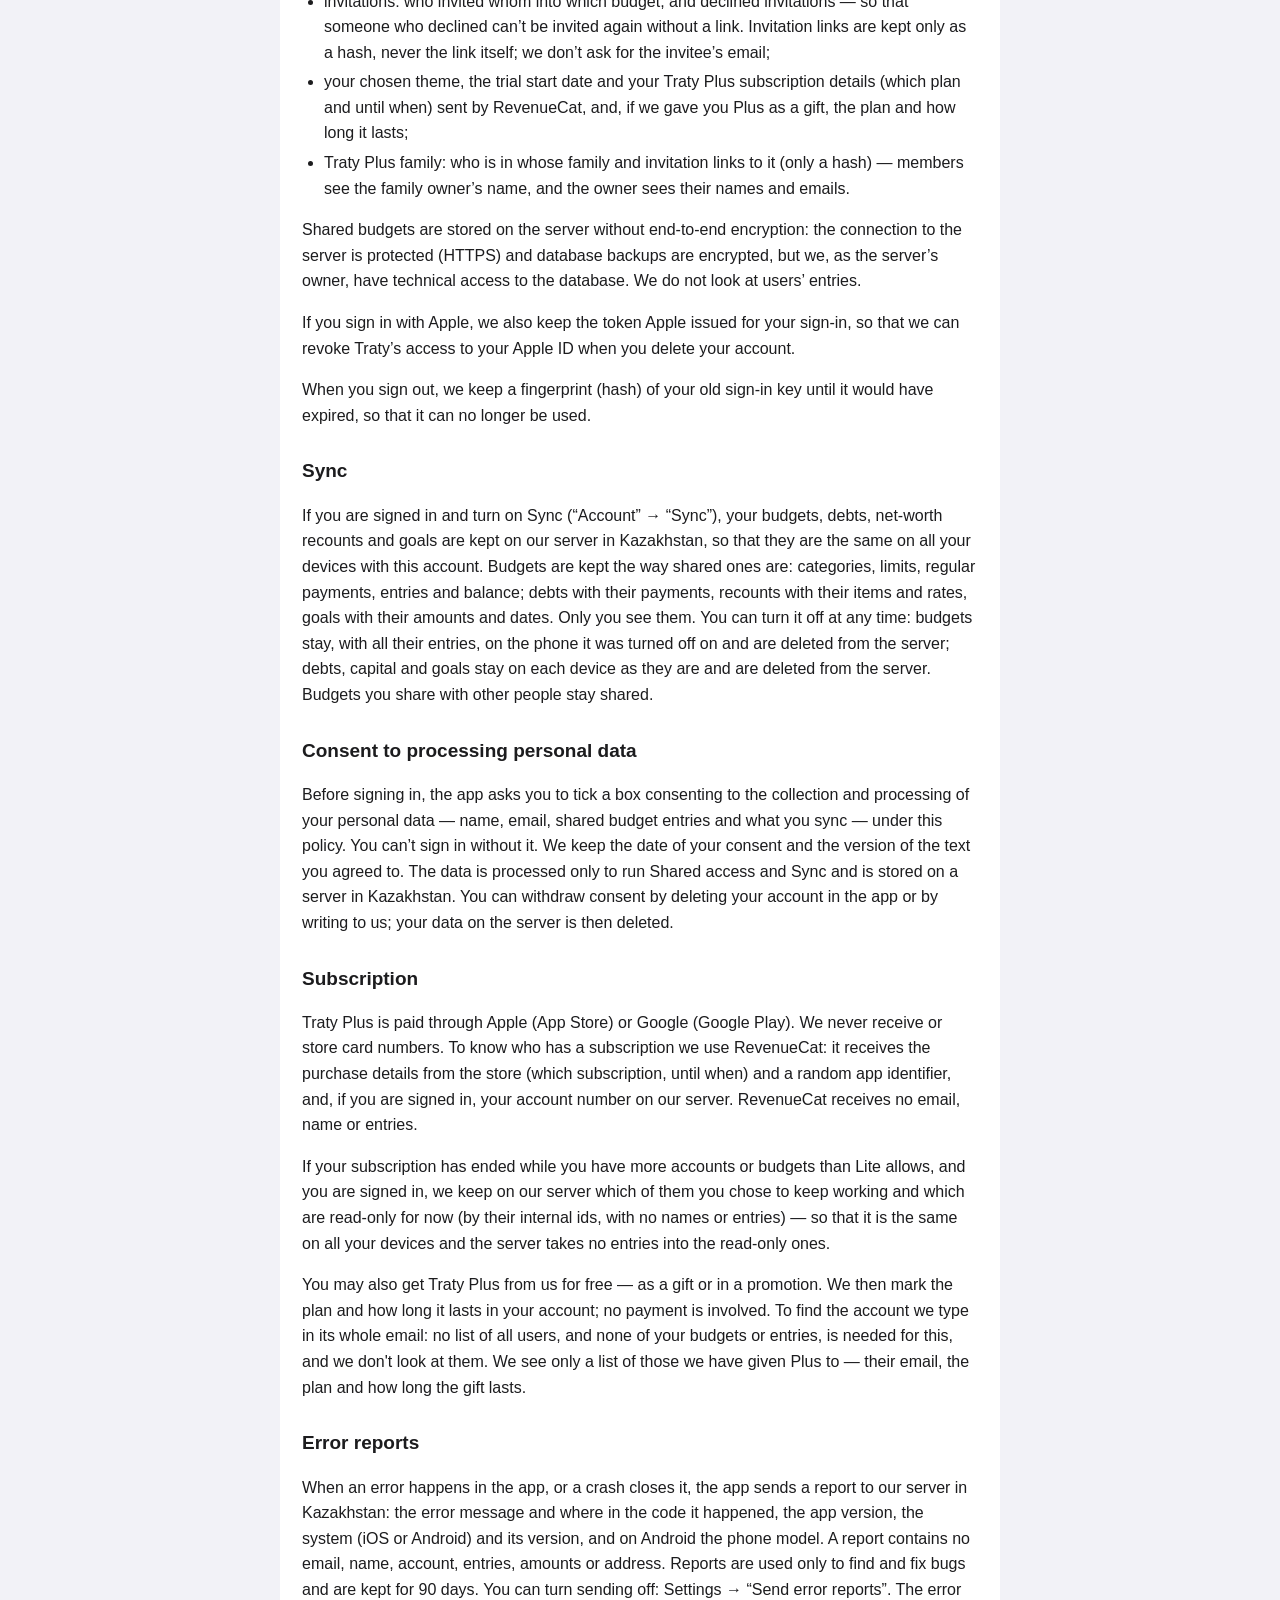
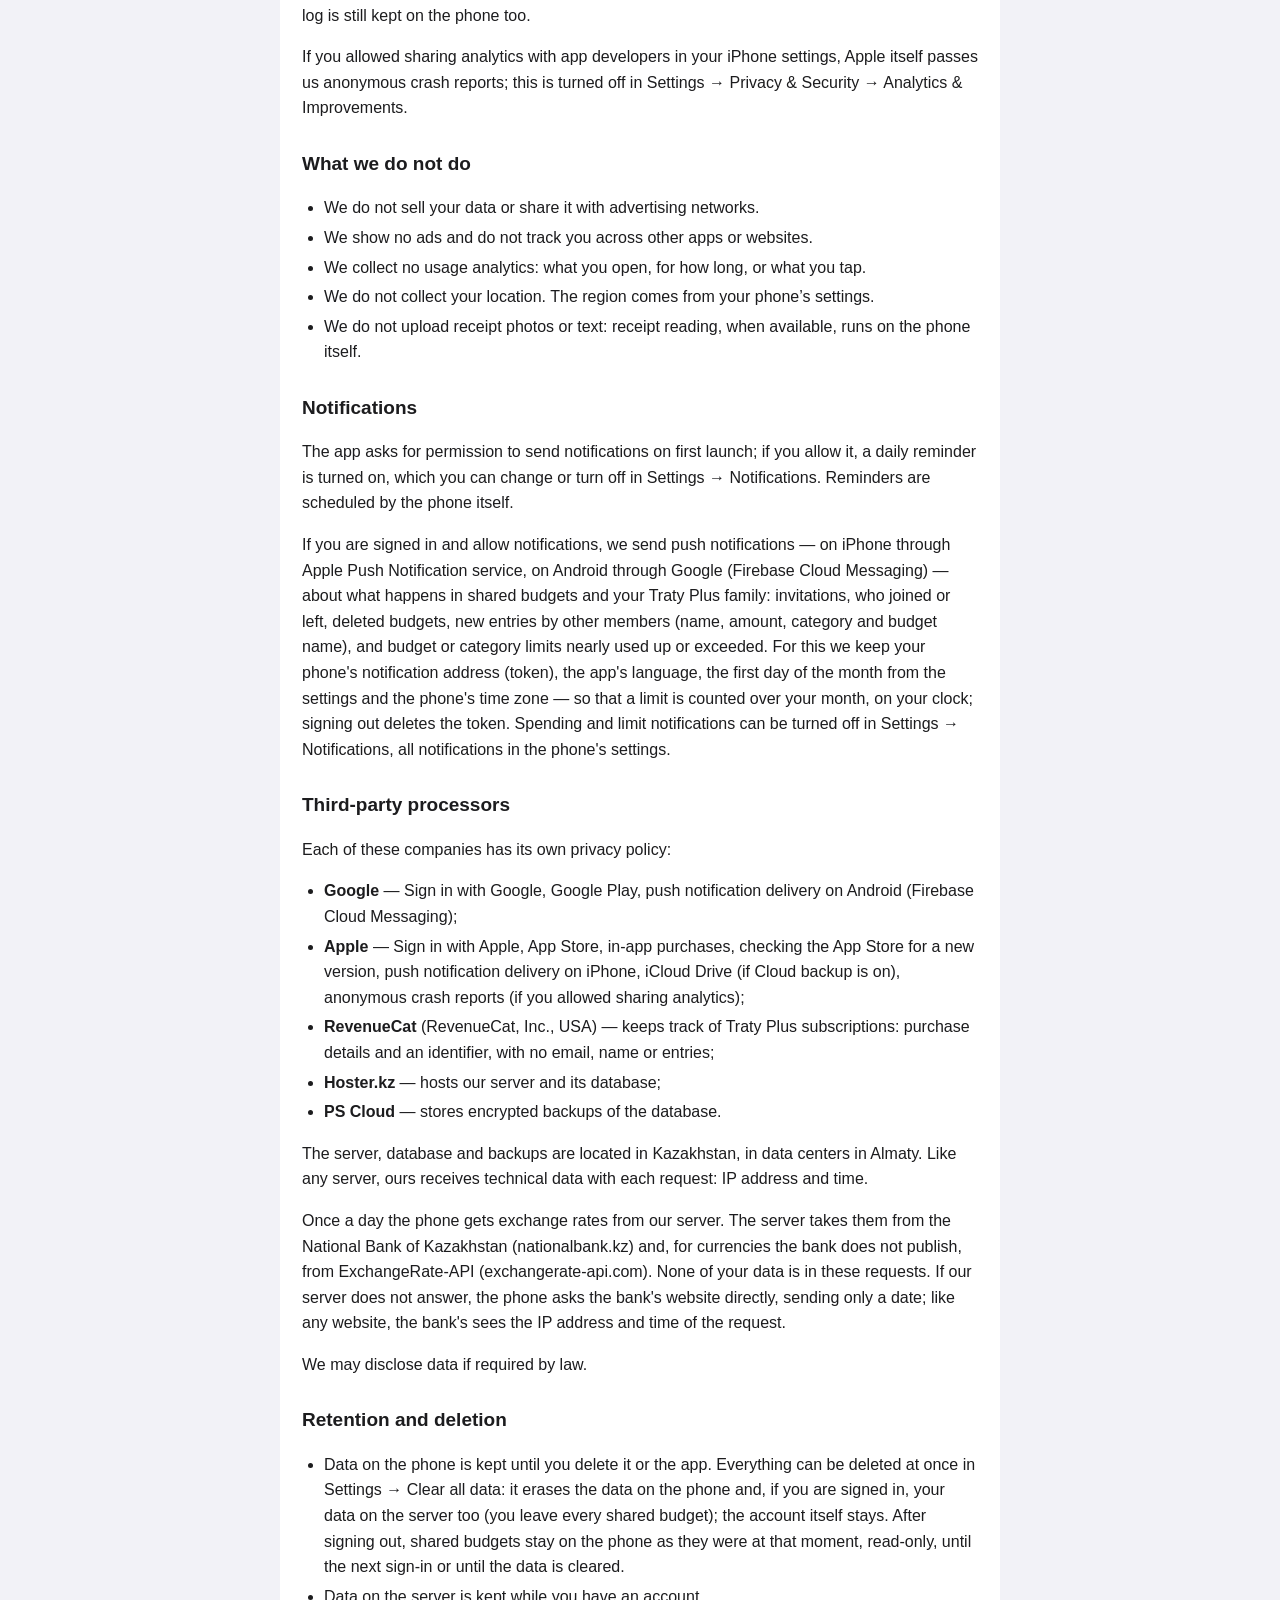
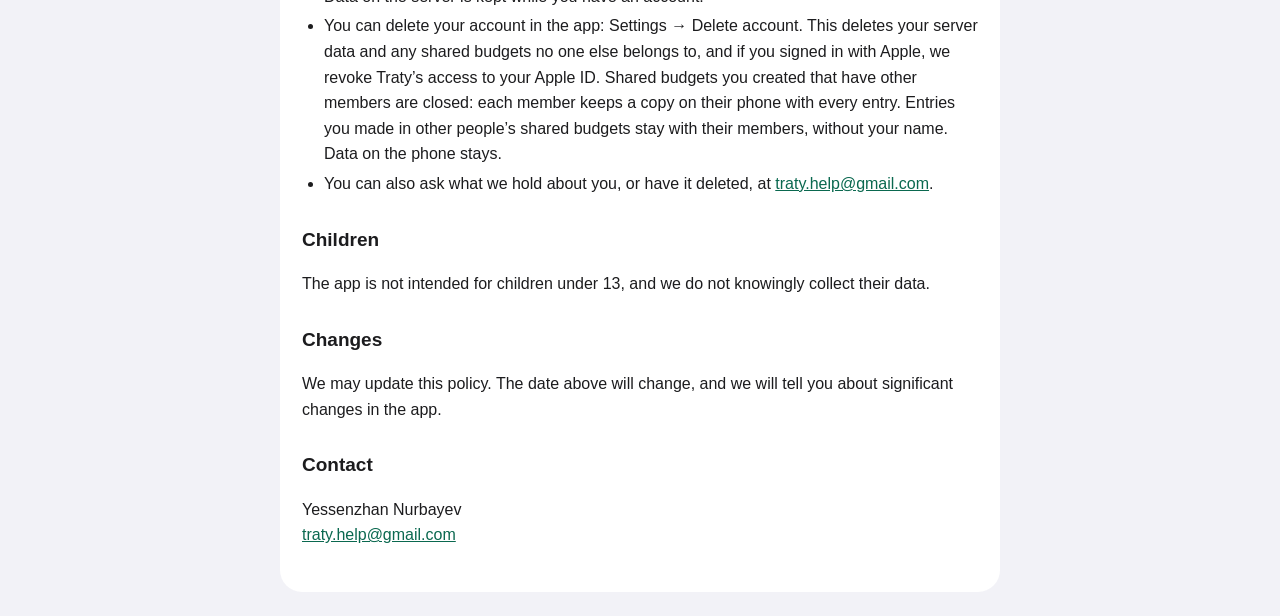
<file: privacy-policy.html>
<!doctype html>
<html lang="ru">
<head>
<meta charset="utf-8">
<meta name="viewport" content="width=device-width, initial-scale=1">
<title>Политика конфиденциальности — Traty</title>
<link rel="stylesheet" href="style.css">
</head>
<body>
<main>
<p class="lang"><a href="#en">English version below</a></p>

<h1>Политика конфиденциальности</h1>
<p class="meta">Действует с 17 октября 2026 года, обновлена 11 ноября 2026 года</p>

<p>Эта политика относится к мобильному приложению Traty («приложение»), которое разрабатывает Yessenzhan Nurbayev, Казахстан («мы»). В ней сказано, какие данные остаются на вашем телефоне, какие и когда попадают на наш сервер и какие компании их обрабатывают.</p>

<h2>Ваши данные хранятся на телефоне</h2>
<p>Счета, бюджеты, записи о расходах и доходах, категории, лимиты, долги, пересчёты капитала, цели, оплаты Apple Pay, которые присылает автоматизация «Команд», и настройки приложения хранятся в базе данных на вашем устройстве. Для работы с ними учётная запись не нужна, и мы не делаем их копию на своём сервере — если вы сами не включили «Синхронизацию» (ниже).</p>
<p>Резервная копия («Экспорт всех данных» в настройках) — это файл. Вы сами выбираете, куда его положить (например, в «Файлы» или iCloud Drive); мы его не получаем. Если вы включили «Облачное хранение», iPhone раз в день сам сохраняет такую же копию в ваш iCloud Drive (папка Traty): она лежит у Apple в вашем аккаунте iCloud, мы её не получаем. Данные приложения также попадают в обычную резервную копию устройства, которую делает Apple или Google.</p>

<h2>Учётная запись и «Совместный доступ»</h2>
<p>Учётная запись нужна только для «Совместного доступа» — общих бюджетов с другими людьми: семьёй, партнёрами, кем угодно, — и для «Синхронизации» между вашими устройствами. Вы входите через Apple (на iPhone) или Google. Мы получаем от них идентификатор аккаунта, адрес почты, имя и ссылку на фото профиля.</p>
<p>Общие бюджеты хранятся на нашем сервере, чтобы их видели все участники. Для этого на сервере хранятся:</p>
<ul>
<li>сам общий бюджет, его категории, лимиты, регулярные платежи и записи, а также остаток: у каждого участника свой (его видит только он) или, если так решил владелец, один на всех участников;</li>
<li>долги, выданные или взятые через общий бюджет: имя второй стороны, сумма, комментарий, даты и платежи по долгу — их видят все участники бюджета;</li>
<li>имена участников бюджета и кто из них сделал запись — это видят остальные участники бюджета;</li>
<li>цвет и иконка вашего счёта, в котором лежит общий бюджет, — чтобы он выглядел одинаково на всех ваших устройствах;</li>
<li>приглашения: кто, кого и в какой бюджет пригласил, а также отклонённые приглашения — чтобы человека, который отказался, нельзя было снова позвать без ссылки. Ссылки-приглашения хранятся только в виде хеша, без самой ссылки; почту приглашённого мы не запрашиваем;</li>
<li>выбранная тема оформления, дата начала пробного периода и сведения о подписке Traty Plus (какая и до какого числа), которые присылает RevenueCat, а если Plus подарен вам нами, — тариф и срок подарка;</li>
<li>семья Traty Plus: кто в чьей семье и ссылки-приглашения в неё (только хеш) — имя владельца семьи видят её участники, а он — их имена и почту.</li>
</ul>
<p>Общие бюджеты хранятся на сервере без сквозного шифрования: соединение с сервером защищено (HTTPS), резервные копии базы зашифрованы, но технический доступ к базе есть у нас как у владельца сервера. Мы не просматриваем записи пользователей.</p>
<p>Если вы входите через Apple, мы также храним ключ, выданный Apple для вашего входа, — чтобы при удалении учётной записи отозвать вход Traty в вашем Apple ID.</p>
<p>Когда вы выходите из учётной записи, мы храним отпечаток (хеш) прежнего ключа входа до конца его срока, чтобы им больше нельзя было войти.</p>

<h2>Синхронизация</h2>
<p>Если вы вошли в учётную запись и включили «Синхронизацию» («Аккаунт» → «Синхронизация»), ваши бюджеты, долги, пересчёты капитала и цели хранятся на нашем сервере в Казахстане, чтобы они были одинаковыми на всех ваших устройствах с этой учётной записью. Бюджеты хранятся так же, как общие: категории, лимиты, регулярные платежи, записи и остаток; долги — с платежами, пересчёты — с позициями и курсами, цели — с суммами и сроками. Их видите только вы. Выключить можно в любой момент: бюджеты со всеми записями остаются на телефоне, где синхронизацию выключили, и удаляются с сервера; долги, капитал и цели остаются на каждом устройстве как есть и удаляются с сервера. Бюджеты, которыми вы делитесь с другими людьми, остаются общими.</p>

<h2>Согласие на обработку персональных данных</h2>
<p>Перед входом приложение просит отметить согласие на сбор и обработку ваших персональных данных — имени, почты, записей общих бюджетов и того, что вы синхронизируете, — по этой политике. Без согласия войти нельзя. Мы храним дату согласия и версию текста, на который оно дано. Данные обрабатываются только для работы «Совместного доступа» и «Синхронизации» и хранятся на сервере в Казахстане. Отозвать согласие можно, удалив учётную запись в приложении или написав нам; после этого данные на сервере удаляются.</p>

<h2>Подписка</h2>
<p>Подписку Traty Plus оплачивают через Apple (App Store) или Google (Google Play). Номер вашей карты мы не получаем и не храним. Чтобы знать, у кого есть подписка, мы пользуемся сервисом RevenueCat: он получает от магазина сведения о покупке (какая подписка, до какого числа) и случайный идентификатор приложения, а если вы вошли в учётную запись, — её номер на нашем сервере. Ни почту, ни имя, ни записи RevenueCat не получает.</p>
<p>Если подписка закончилась, а счетов или бюджетов у вас больше, чем в Lite, и вы вошли в учётную запись, мы храним на сервере, какие из них вы оставили работающими и какие сейчас только для чтения (по их внутренним номерам, без названий и записей) — чтобы на всех ваших устройствах это было одинаково и чтобы сервер не принимал записи в бюджеты только для чтения.</p>
<p>Traty Plus можно получить и бесплатно от нас — в подарок или по промоакции. Тогда мы отмечаем в вашей учётной записи тариф и срок; оплаты при этом нет. Чтобы найти учётную запись, мы вводим её почту целиком: список всех пользователей, ваши бюджеты и записи для этого не нужны, и мы их не просматриваем. Мы видим только список тех, кому сами подарили Plus, — их почту, тариф и срок подарка.</p>

<h2>Отчёты об ошибках</h2>
<p>Когда в приложении случается ошибка или оно закрывается из-за сбоя, оно отправляет на наш сервер в Казахстане отчёт: текст ошибки и место в коде, где она случилась, версию приложения, систему (iOS или Android) и её версию, а на Android — модель телефона. В отчёте нет вашей почты, имени, учётной записи, записей, сумм и адреса. Отчёты нужны только чтобы находить и исправлять ошибки и хранятся 90 дней. Отправку можно выключить: «Настройки» → «Отправлять отчёты об ошибках». Журнал ошибок по-прежнему хранится и на телефоне.</p>
<p>Если в настройках iPhone вы разрешили делиться аналитикой с разработчиками приложений, Apple сама передаёт нам обезличенные отчёты о сбоях; это выключается в «Настройки» → «Конфиденциальность и безопасность» → «Аналитика и улучшения».</p>

<h2>Чего мы не делаем</h2>
<ul>
<li>Не продаём ваши данные и не передаём их рекламным сетям.</li>
<li>Не показываем рекламу и не отслеживаем вас в других приложениях и на сайтах.</li>
<li>Не собираем статистику использования: что вы открываете, как долго и что нажимаете.</li>
<li>Не определяем ваше местоположение. Регион берётся из настроек телефона.</li>
<li>Не отправляем фотографии и тексты чеков: распознавание чеков, когда оно доступно, работает на самом телефоне.</li>
</ul>

<h2>Уведомления</h2>
<p>Разрешение на уведомления приложение спрашивает при первом запуске; если вы разрешили, включается ежедневное напоминание, которое можно изменить или выключить в «Настройки» → «Уведомления». Напоминания ставит в расписание сам телефон.</p>
<p>Если вы вошли в учётную запись и разрешили уведомления, мы присылаем push-уведомления — на iPhone через службу Apple (Apple Push Notification service), на Android через Google (Firebase Cloud Messaging) — о событиях в общих бюджетах и семье Traty Plus: приглашения, кто присоединился или вышел, удалённые бюджеты, новые записи других участников (имя, сумма, категория и название бюджета) и лимиты бюджета или категорий, которые почти исчерпаны или превышены. Для этого мы храним адрес вашего телефона для уведомлений (токен), язык приложения, первый день месяца из настроек и часовой пояс телефона — чтобы лимит считался за ваш месяц по вашему времени; при выходе из учётной записи токен удаляется. Уведомления о тратах и лимитах выключаются в «Настройки» → «Уведомления», все уведомления — в настройках телефона.</p>

<h2>Кто ещё обрабатывает данные</h2>
<p>У каждой из этих компаний своя политика конфиденциальности:</p>
<ul>
<li><b>Google</b> — вход через Google, Google Play, доставка push-уведомлений на Android (Firebase Cloud Messaging);</li>
<li><b>Apple</b> — вход через Apple, App Store, покупки в приложении, проверка новой версии в App Store, доставка push-уведомлений на iPhone, iCloud Drive (если включено «Облачное хранение»), обезличенные отчёты о сбоях (если вы разрешили делиться аналитикой);</li>
<li><b>RevenueCat</b> (RevenueCat, Inc., США) — учёт подписок Traty Plus: сведения о покупке и идентификатор, без почты, имени и записей;</li>
<li><b>Hoster.kz</b> (ТОО «Компания Hoster.KZ») — сервер и его база данных;</li>
<li><b>PS Cloud</b> (ТОО «Интернет-компания PS») — хранение зашифрованных резервных копий базы.</li>
</ul>
<p>Сервер, база данных и резервные копии находятся в Казахстане, в дата-центрах в Алматы. Когда вы обращаетесь к серверу, он, как любой сервер, получает технические данные: IP-адрес и время запроса.</p>
<p>Курсы валют телефон раз в день получает с нашего сервера. Сервер берёт их у Национального банка Республики Казахстан (nationalbank.kz), а курсы валют, которых у банка нет, — у ExchangeRate-API (exchangerate-api.com). Ваших данных в этих запросах нет. Если наш сервер не отвечает, телефон обращается к сайту банка напрямую — в запросе только дата; сайт банка, как любой сайт, видит IP-адрес и время запроса.</p>
<p>Мы можем раскрыть данные, если этого требует закон.</p>

<h2>Сколько хранятся данные и как их удалить</h2>
<ul>
<li>Данные на телефоне хранятся, пока вы их не удалите или не удалите приложение. Удалить всё сразу можно в «Настройки» → «Очистить все данные»: это стирает данные на телефоне, а если вы вошли в учётную запись, — и ваши данные на сервере (вы выходите из всех общих бюджетов); сама учётная запись остаётся. После выхода из учётной записи общие бюджеты остаются на телефоне в виде, в котором были на момент выхода, только для просмотра, — до следующего входа или очистки данных.</li>
<li>Данные на сервере хранятся, пока у вас есть учётная запись.</li>
<li>Учётную запись можно удалить в приложении: «Настройки» → «Удалить учётную запись». Вместе с ней удаляются ваши данные на сервере и общие бюджеты, в которых кроме вас никого нет, а если вы входили через Apple, мы отзываем вход Traty в вашем Apple ID. Общие бюджеты, которые вы создали и в которых есть другие участники, закрываются: у каждого участника остаётся их копия на телефоне со всеми записями. Ваши записи в чужих общих бюджетах остаются у их участников, но уже без вашего имени. Данные на телефоне при этом остаются.</li>
<li>Удалить данные или узнать, что о вас хранится, можно и письмом на <a href="mailto:traty.help@gmail.com">traty.help@gmail.com</a>.</li>
</ul>

<h2>Дети</h2>
<p>Приложение не предназначено для детей младше 13 лет, и мы сознательно не собираем их данные.</p>

<h2>Изменения</h2>
<p>Мы можем обновлять эту политику. Тогда изменится дата в начале страницы, а о важных изменениях мы сообщим в приложении.</p>

<h2>Контакты</h2>
<p>Yessenzhan Nurbayev<br><a href="mailto:traty.help@gmail.com">traty.help@gmail.com</a></p>

<hr id="en">

<h1>Privacy Policy</h1>
<p class="meta">Effective 17 October 2026, updated 11 November 2026</p>

<p>This policy covers the Traty mobile app (“the app”) developed by Yessenzhan Nurbayev, Kazakhstan (“we”). It explains what stays on your phone, what reaches our server and when, and which companies process it.</p>

<h2>Your data stays on your phone</h2>
<p>Accounts, budgets, expense and income entries, categories, limits, debts, net-worth recounts, goals, Apple Pay payments sent in by a Shortcuts automation, and app settings are stored in a database on your device. No account is needed to use them, and we keep no copy of them on our server — unless you turn on Sync yourself (below).</p>
<p>A backup (“Export all data” in Settings) is a file you save wherever you choose (for example, Files or iCloud Drive); we do not receive it. If you turn on Cloud backup, the iPhone saves the same copy to your iCloud Drive (a Traty folder) once a day: it sits with Apple in your iCloud account, and we do not receive it. App data is also part of the regular device backup made by Apple or Google.</p>

<h2>Account and Shared access</h2>
<p>An account is needed only for Shared access — budgets shared with other people: family, partners, anyone — and to Sync between your own devices. You sign in with Apple (on iPhone) or Google. We receive your account identifier, email address, name and profile photo link.</p>
<p>Shared budgets are kept on our server so that every member sees them. The server stores:</p>
<ul>
<li>the shared budget, its categories, limits, regular payments and entries, and its balance: each member’s own (only they see it) or, if the owner chose so, one for all members;</li>
<li>debts given or taken through a shared budget: the other party’s name, the amount, the comment, dates and repayments — all members of that budget see them;</li>
<li>the members’ names and which member made an entry — other members of that budget see them;</li>
<li>the colour and icon of your account that holds a shared budget, so that it looks the same on all your devices;</li>
<li>invitations: who invited whom into which budget, and declined invitations — so that someone who declined can’t be invited again without a link. Invitation links are kept only as a hash, never the link itself; we don’t ask for the invitee’s email;</li>
<li>your chosen theme, the trial start date and your Traty Plus subscription details (which plan and until when) sent by RevenueCat, and, if we gave you Plus as a gift, the plan and how long it lasts;</li>
<li>Traty Plus family: who is in whose family and invitation links to it (only a hash) — members see the family owner’s name, and the owner sees their names and emails.</li>
</ul>
<p>Shared budgets are stored on the server without end-to-end encryption: the connection to the server is protected (HTTPS) and database backups are encrypted, but we, as the server’s owner, have technical access to the database. We do not look at users’ entries.</p>
<p>If you sign in with Apple, we also keep the token Apple issued for your sign-in, so that we can revoke Traty’s access to your Apple ID when you delete your account.</p>
<p>When you sign out, we keep a fingerprint (hash) of your old sign-in key until it would have expired, so that it can no longer be used.</p>

<h2>Sync</h2>
<p>If you are signed in and turn on Sync (“Account” → “Sync”), your budgets, debts, net-worth recounts and goals are kept on our server in Kazakhstan, so that they are the same on all your devices with this account. Budgets are kept the way shared ones are: categories, limits, regular payments, entries and balance; debts with their payments, recounts with their items and rates, goals with their amounts and dates. Only you see them. You can turn it off at any time: budgets stay, with all their entries, on the phone it was turned off on and are deleted from the server; debts, capital and goals stay on each device as they are and are deleted from the server. Budgets you share with other people stay shared.</p>

<h2>Consent to processing personal data</h2>
<p>Before signing in, the app asks you to tick a box consenting to the collection and processing of your personal data — name, email, shared budget entries and what you sync — under this policy. You can’t sign in without it. We keep the date of your consent and the version of the text you agreed to. The data is processed only to run Shared access and Sync and is stored on a server in Kazakhstan. You can withdraw consent by deleting your account in the app or by writing to us; your data on the server is then deleted.</p>

<h2>Subscription</h2>
<p>Traty Plus is paid through Apple (App Store) or Google (Google Play). We never receive or store card numbers. To know who has a subscription we use RevenueCat: it receives the purchase details from the store (which subscription, until when) and a random app identifier, and, if you are signed in, your account number on our server. RevenueCat receives no email, name or entries.</p>
<p>If your subscription has ended while you have more accounts or budgets than Lite allows, and you are signed in, we keep on our server which of them you chose to keep working and which are read-only for now (by their internal ids, with no names or entries) — so that it is the same on all your devices and the server takes no entries into the read-only ones.</p>
<p>You may also get Traty Plus from us for free — as a gift or in a promotion. We then mark the plan and how long it lasts in your account; no payment is involved. To find the account we type in its whole email: no list of all users, and none of your budgets or entries, is needed for this, and we don't look at them. We see only a list of those we have given Plus to — their email, the plan and how long the gift lasts.</p>

<h2>Error reports</h2>
<p>When an error happens in the app, or a crash closes it, the app sends a report to our server in Kazakhstan: the error message and where in the code it happened, the app version, the system (iOS or Android) and its version, and on Android the phone model. A report contains no email, name, account, entries, amounts or address. Reports are used only to find and fix bugs and are kept for 90 days. You can turn sending off: Settings → “Send error reports”. The error log is still kept on the phone too.</p>
<p>If you allowed sharing analytics with app developers in your iPhone settings, Apple itself passes us anonymous crash reports; this is turned off in Settings → Privacy &amp; Security → Analytics &amp; Improvements.</p>

<h2>What we do not do</h2>
<ul>
<li>We do not sell your data or share it with advertising networks.</li>
<li>We show no ads and do not track you across other apps or websites.</li>
<li>We collect no usage analytics: what you open, for how long, or what you tap.</li>
<li>We do not collect your location. The region comes from your phone’s settings.</li>
<li>We do not upload receipt photos or text: receipt reading, when available, runs on the phone itself.</li>
</ul>

<h2>Notifications</h2>
<p>The app asks for permission to send notifications on first launch; if you allow it, a daily reminder is turned on, which you can change or turn off in Settings → Notifications. Reminders are scheduled by the phone itself.</p>
<p>If you are signed in and allow notifications, we send push notifications — on iPhone through Apple Push Notification service, on Android through Google (Firebase Cloud Messaging) — about what happens in shared budgets and your Traty Plus family: invitations, who joined or left, deleted budgets, new entries by other members (name, amount, category and budget name), and budget or category limits nearly used up or exceeded. For this we keep your phone's notification address (token), the app's language, the first day of the month from the settings and the phone's time zone — so that a limit is counted over your month, on your clock; signing out deletes the token. Spending and limit notifications can be turned off in Settings → Notifications, all notifications in the phone's settings.</p>

<h2>Third-party processors</h2>
<p>Each of these companies has its own privacy policy:</p>
<ul>
<li><b>Google</b> — Sign in with Google, Google Play, push notification delivery on Android (Firebase Cloud Messaging);</li>
<li><b>Apple</b> — Sign in with Apple, App Store, in-app purchases, checking the App Store for a new version, push notification delivery on iPhone, iCloud Drive (if Cloud backup is on), anonymous crash reports (if you allowed sharing analytics);</li>
<li><b>RevenueCat</b> (RevenueCat, Inc., USA) — keeps track of Traty Plus subscriptions: purchase details and an identifier, with no email, name or entries;</li>
<li><b>Hoster.kz</b> — hosts our server and its database;</li>
<li><b>PS Cloud</b> — stores encrypted backups of the database.</li>
</ul>
<p>The server, database and backups are located in Kazakhstan, in data centers in Almaty. Like any server, ours receives technical data with each request: IP address and time.</p>
<p>Once a day the phone gets exchange rates from our server. The server takes them from the National Bank of Kazakhstan (nationalbank.kz) and, for currencies the bank does not publish, from ExchangeRate-API (exchangerate-api.com). None of your data is in these requests. If our server does not answer, the phone asks the bank's website directly, sending only a date; like any website, the bank's sees the IP address and time of the request.</p>
<p>We may disclose data if required by law.</p>

<h2>Retention and deletion</h2>
<ul>
<li>Data on the phone is kept until you delete it or the app. Everything can be deleted at once in Settings → Clear all data: it erases the data on the phone and, if you are signed in, your data on the server too (you leave every shared budget); the account itself stays. After signing out, shared budgets stay on the phone as they were at that moment, read-only, until the next sign-in or until the data is cleared.</li>
<li>Data on the server is kept while you have an account.</li>
<li>You can delete your account in the app: Settings → Delete account. This deletes your server data and any shared budgets no one else belongs to, and if you signed in with Apple, we revoke Traty’s access to your Apple ID. Shared budgets you created that have other members are closed: each member keeps a copy on their phone with every entry. Entries you made in other people’s shared budgets stay with their members, without your name. Data on the phone stays.</li>
<li>You can also ask what we hold about you, or have it deleted, at <a href="mailto:traty.help@gmail.com">traty.help@gmail.com</a>.</li>
</ul>

<h2>Children</h2>
<p>The app is not intended for children under 13, and we do not knowingly collect their data.</p>

<h2>Changes</h2>
<p>We may update this policy. The date above will change, and we will tell you about significant changes in the app.</p>

<h2>Contact</h2>
<p>Yessenzhan Nurbayev<br><a href="mailto:traty.help@gmail.com">traty.help@gmail.com</a></p>
</main>
</body>
</html>
</file>
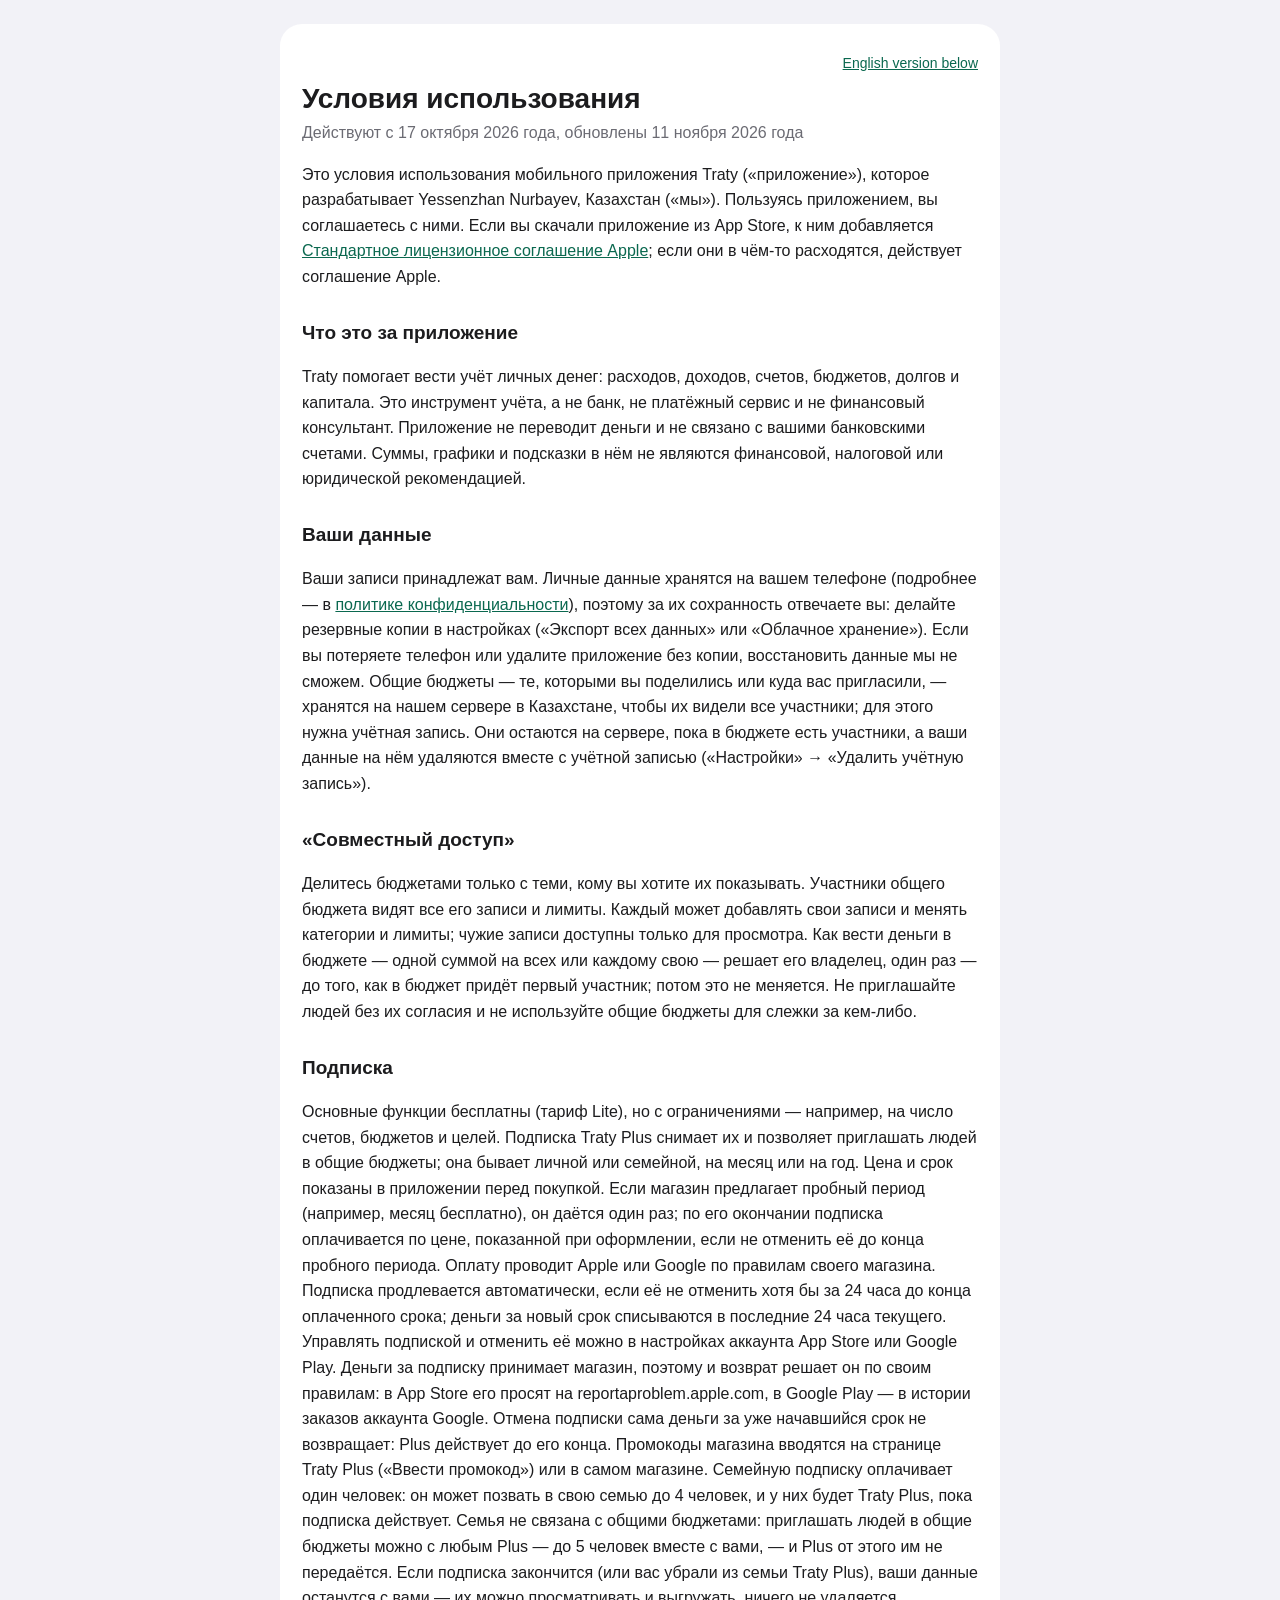
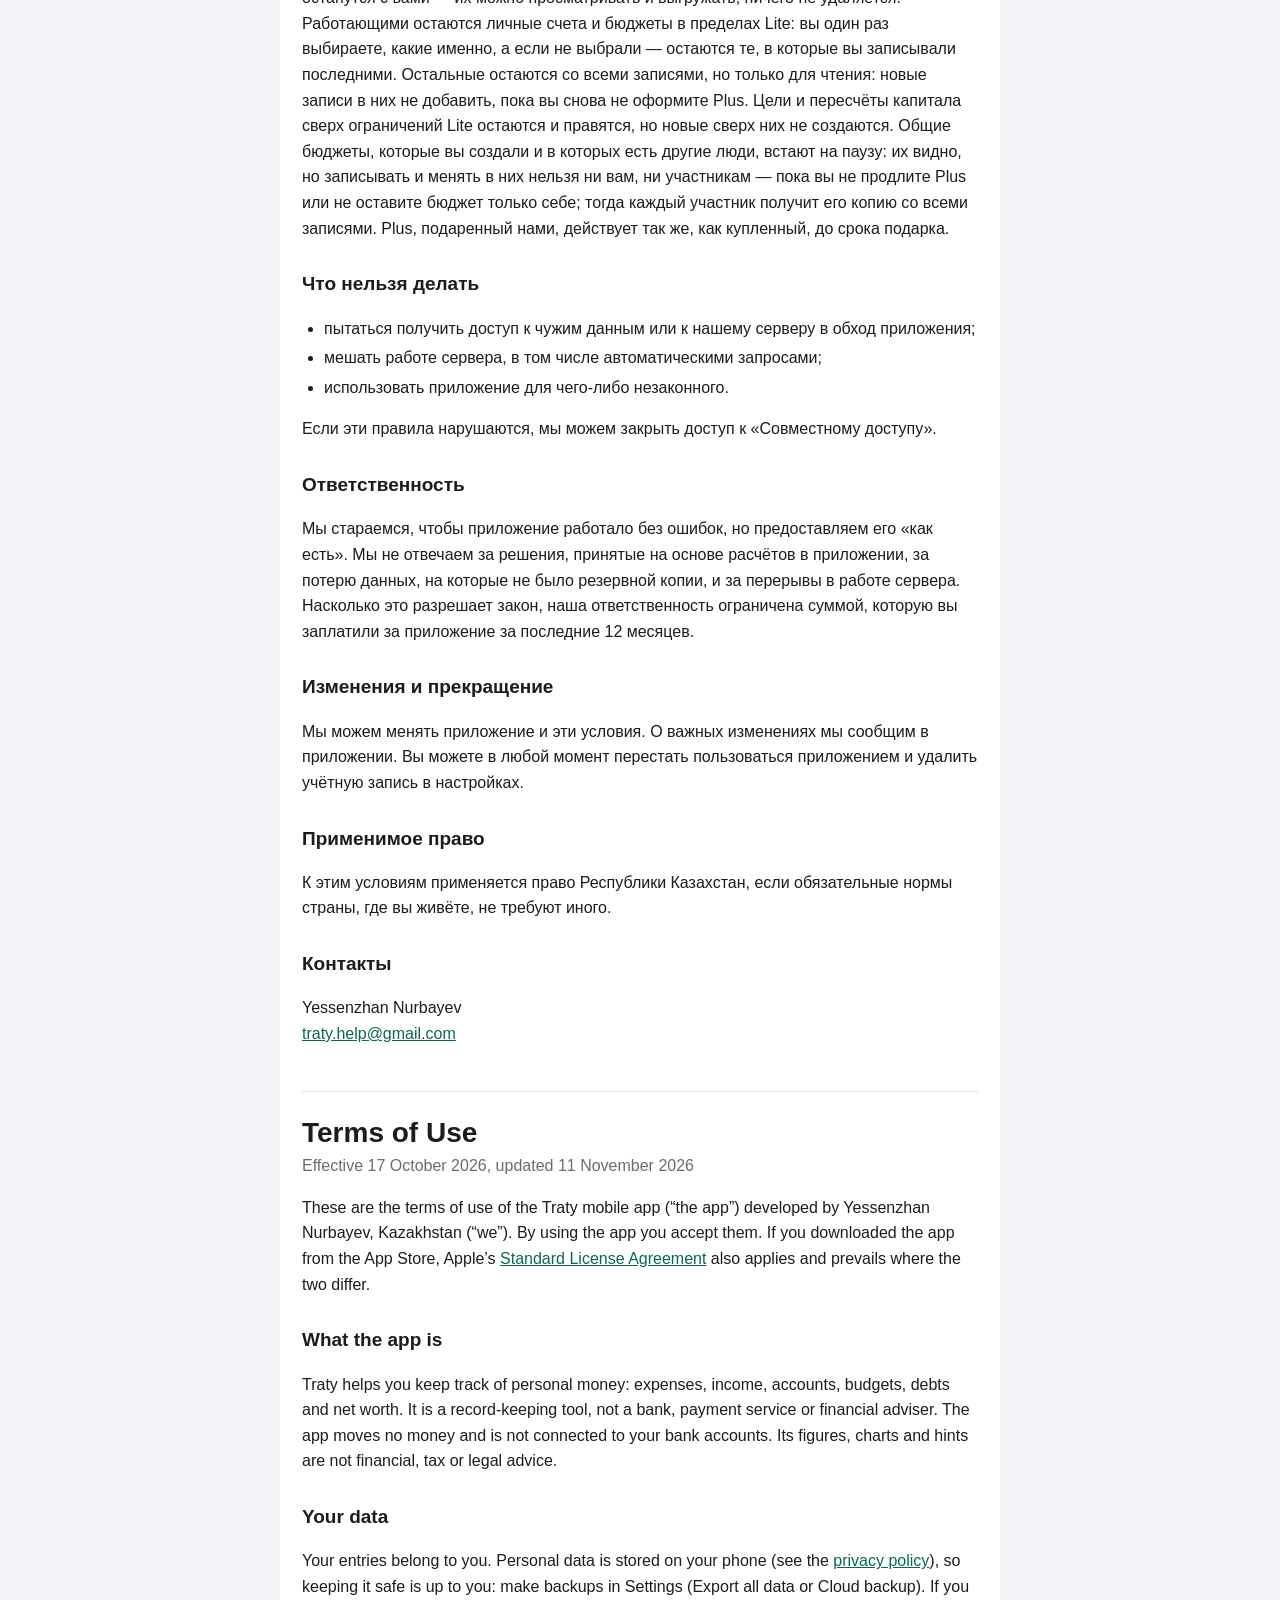
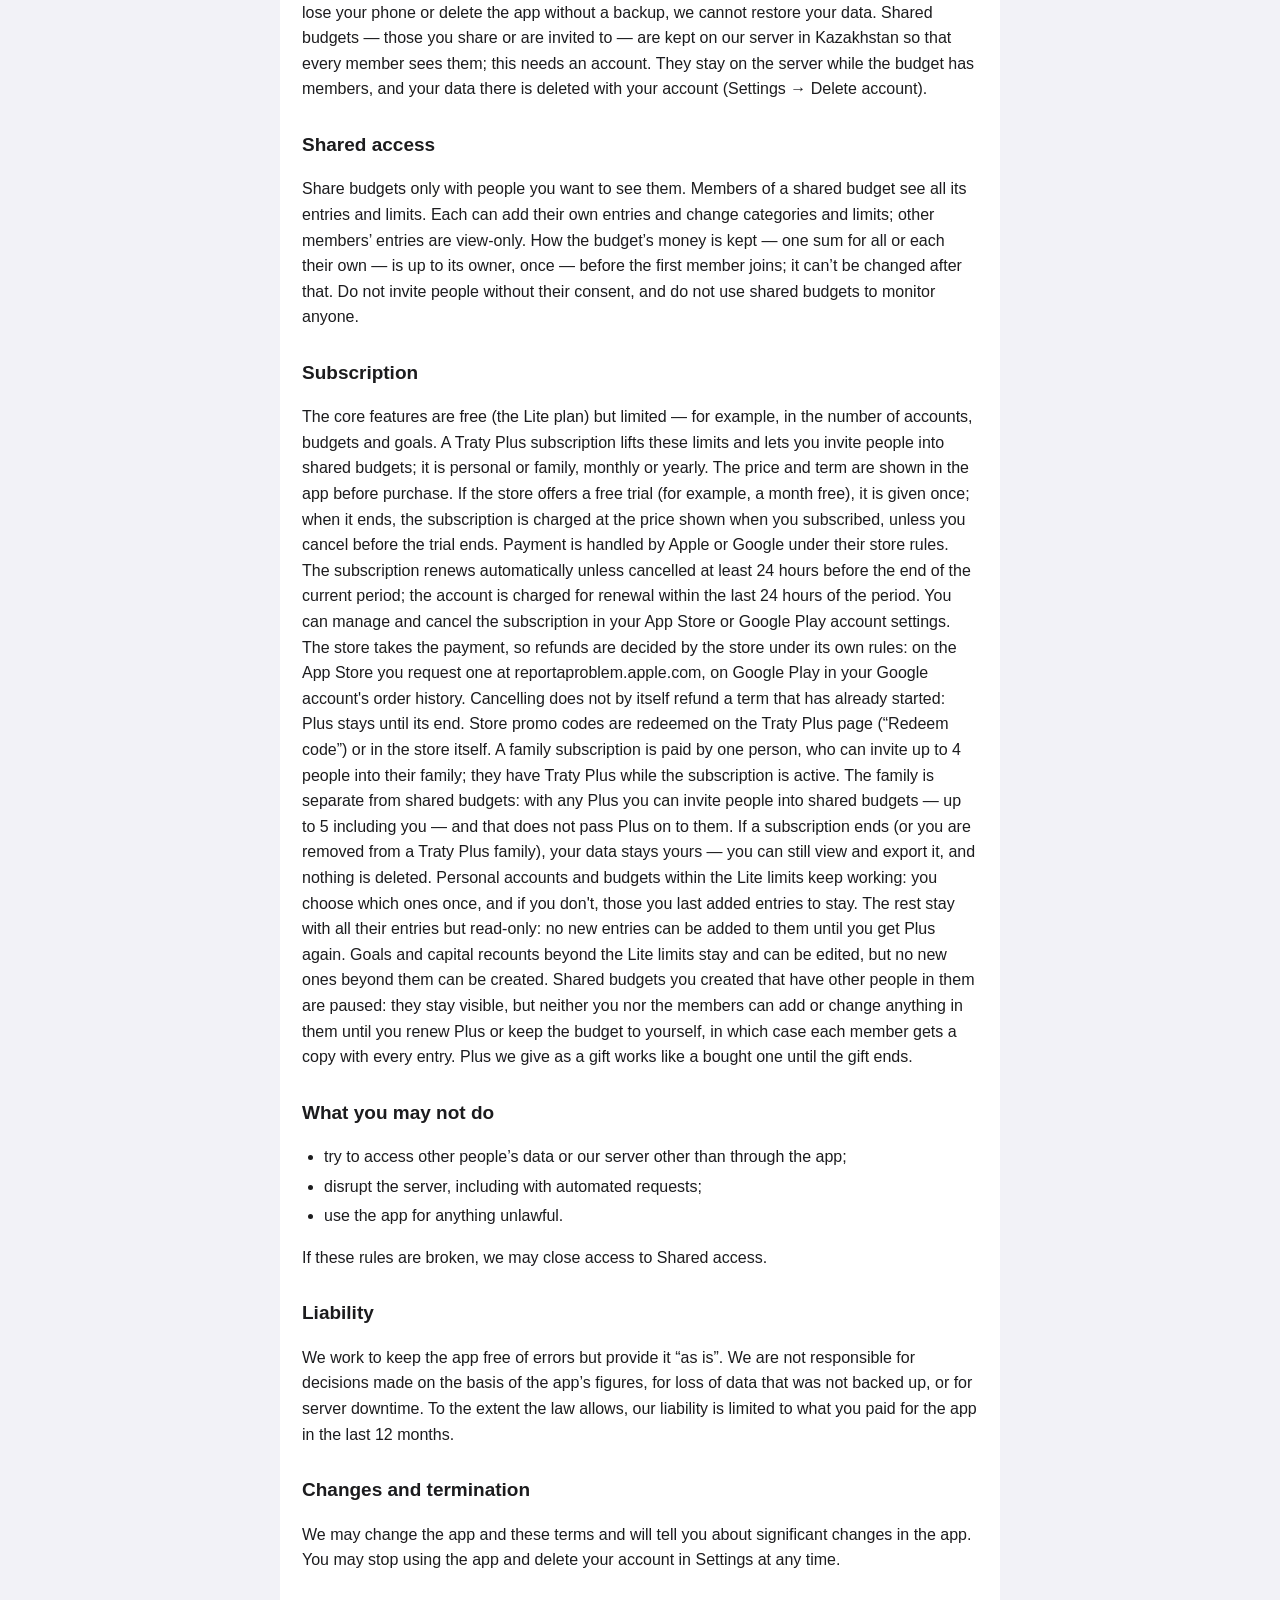
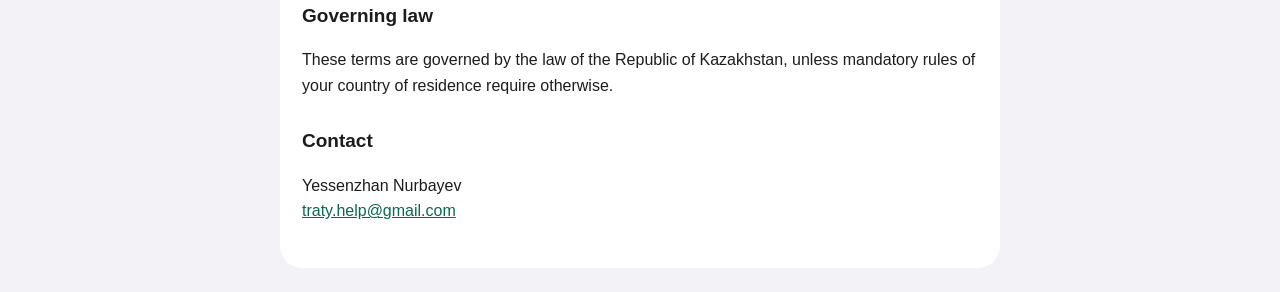
<file: terms.html>
<!doctype html>
<html lang="ru">
<head>
<meta charset="utf-8">
<meta name="viewport" content="width=device-width, initial-scale=1">
<title>Условия использования — Traty</title>
<link rel="stylesheet" href="style.css">
</head>
<body>
<main>
<p class="lang"><a href="#en">English version below</a></p>

<h1>Условия использования</h1>
<p class="meta">Действуют с 17 октября 2026 года, обновлены 11 ноября 2026 года</p>

<p>Это условия использования мобильного приложения Traty («приложение»), которое разрабатывает Yessenzhan Nurbayev, Казахстан («мы»). Пользуясь приложением, вы соглашаетесь с ними. Если вы скачали приложение из App Store, к ним добавляется <a href="https://www.apple.com/legal/internet-services/itunes/dev/stdeula/">Стандартное лицензионное соглашение Apple</a>; если они в чём-то расходятся, действует соглашение Apple.</p>

<h2>Что это за приложение</h2>
<p>Traty помогает вести учёт личных денег: расходов, доходов, счетов, бюджетов, долгов и капитала. Это инструмент учёта, а не банк, не платёжный сервис и не финансовый консультант. Приложение не переводит деньги и не связано с вашими банковскими счетами. Суммы, графики и подсказки в нём не являются финансовой, налоговой или юридической рекомендацией.</p>

<h2>Ваши данные</h2>
<p>Ваши записи принадлежат вам. Личные данные хранятся на вашем телефоне (подробнее — в <a href="privacy-policy.html">политике конфиденциальности</a>), поэтому за их сохранность отвечаете вы: делайте резервные копии в настройках («Экспорт всех данных» или «Облачное хранение»). Если вы потеряете телефон или удалите приложение без копии, восстановить данные мы не сможем. Общие бюджеты — те, которыми вы поделились или куда вас пригласили, — хранятся на нашем сервере в Казахстане, чтобы их видели все участники; для этого нужна учётная запись. Они остаются на сервере, пока в бюджете есть участники, а ваши данные на нём удаляются вместе с учётной записью («Настройки» → «Удалить учётную запись»).</p>

<h2>«Совместный доступ»</h2>
<p>Делитесь бюджетами только с теми, кому вы хотите их показывать. Участники общего бюджета видят все его записи и лимиты. Каждый может добавлять свои записи и менять категории и лимиты; чужие записи доступны только для просмотра. Как вести деньги в бюджете — одной суммой на всех или каждому свою — решает его владелец, один раз — до того, как в бюджет придёт первый участник; потом это не меняется. Не приглашайте людей без их согласия и не используйте общие бюджеты для слежки за кем-либо.</p>

<h2>Подписка</h2>
<p>Основные функции бесплатны (тариф Lite), но с ограничениями — например, на число счетов, бюджетов и целей. Подписка Traty Plus снимает их и позволяет приглашать людей в общие бюджеты; она бывает личной или семейной, на месяц или на год. Цена и срок показаны в приложении перед покупкой. Если магазин предлагает пробный период (например, месяц бесплатно), он даётся один раз; по его окончании подписка оплачивается по цене, показанной при оформлении, если не отменить её до конца пробного периода. Оплату проводит Apple или Google по правилам своего магазина. Подписка продлевается автоматически, если её не отменить хотя бы за 24 часа до конца оплаченного срока; деньги за новый срок списываются в последние 24 часа текущего. Управлять подпиской и отменить её можно в настройках аккаунта App Store или Google Play. Деньги за подписку принимает магазин, поэтому и возврат решает он по своим правилам: в App Store его просят на reportaproblem.apple.com, в Google Play — в истории заказов аккаунта Google. Отмена подписки сама деньги за уже начавшийся срок не возвращает: Plus действует до его конца. Промокоды магазина вводятся на странице Traty Plus («Ввести промокод») или в самом магазине. Семейную подписку оплачивает один человек: он может позвать в свою семью до 4 человек, и у них будет Traty Plus, пока подписка действует. Семья не связана с общими бюджетами: приглашать людей в общие бюджеты можно с любым Plus — до 5 человек вместе с вами, — и Plus от этого им не передаётся. Если подписка закончится (или вас убрали из семьи Traty Plus), ваши данные останутся с вами — их можно просматривать и выгружать, ничего не удаляется. Работающими остаются личные счета и бюджеты в пределах Lite: вы один раз выбираете, какие именно, а если не выбрали — остаются те, в которые вы записывали последними. Остальные остаются со всеми записями, но только для чтения: новые записи в них не добавить, пока вы снова не оформите Plus. Цели и пересчёты капитала сверх ограничений Lite остаются и правятся, но новые сверх них не создаются. Общие бюджеты, которые вы создали и в которых есть другие люди, встают на паузу: их видно, но записывать и менять в них нельзя ни вам, ни участникам — пока вы не продлите Plus или не оставите бюджет только себе; тогда каждый участник получит его копию со всеми записями. Plus, подаренный нами, действует так же, как купленный, до срока подарка.</p>

<h2>Что нельзя делать</h2>
<ul>
<li>пытаться получить доступ к чужим данным или к нашему серверу в обход приложения;</li>
<li>мешать работе сервера, в том числе автоматическими запросами;</li>
<li>использовать приложение для чего-либо незаконного.</li>
</ul>
<p>Если эти правила нарушаются, мы можем закрыть доступ к «Совместному доступу».</p>

<h2>Ответственность</h2>
<p>Мы стараемся, чтобы приложение работало без ошибок, но предоставляем его «как есть». Мы не отвечаем за решения, принятые на основе расчётов в приложении, за потерю данных, на которые не было резервной копии, и за перерывы в работе сервера. Насколько это разрешает закон, наша ответственность ограничена суммой, которую вы заплатили за приложение за последние 12 месяцев.</p>

<h2>Изменения и прекращение</h2>
<p>Мы можем менять приложение и эти условия. О важных изменениях мы сообщим в приложении. Вы можете в любой момент перестать пользоваться приложением и удалить учётную запись в настройках.</p>

<h2>Применимое право</h2>
<p>К этим условиям применяется право Республики Казахстан, если обязательные нормы страны, где вы живёте, не требуют иного.</p>

<h2>Контакты</h2>
<p>Yessenzhan Nurbayev<br><a href="mailto:traty.help@gmail.com">traty.help@gmail.com</a></p>

<hr id="en">

<h1>Terms of Use</h1>
<p class="meta">Effective 17 October 2026, updated 11 November 2026</p>

<p>These are the terms of use of the Traty mobile app (“the app”) developed by Yessenzhan Nurbayev, Kazakhstan (“we”). By using the app you accept them. If you downloaded the app from the App Store, Apple’s <a href="https://www.apple.com/legal/internet-services/itunes/dev/stdeula/">Standard License Agreement</a> also applies and prevails where the two differ.</p>

<h2>What the app is</h2>
<p>Traty helps you keep track of personal money: expenses, income, accounts, budgets, debts and net worth. It is a record-keeping tool, not a bank, payment service or financial adviser. The app moves no money and is not connected to your bank accounts. Its figures, charts and hints are not financial, tax or legal advice.</p>

<h2>Your data</h2>
<p>Your entries belong to you. Personal data is stored on your phone (see the <a href="privacy-policy.html">privacy policy</a>), so keeping it safe is up to you: make backups in Settings (Export all data or Cloud backup). If you lose your phone or delete the app without a backup, we cannot restore your data. Shared budgets — those you share or are invited to — are kept on our server in Kazakhstan so that every member sees them; this needs an account. They stay on the server while the budget has members, and your data there is deleted with your account (Settings → Delete account).</p>

<h2>Shared access</h2>
<p>Share budgets only with people you want to see them. Members of a shared budget see all its entries and limits. Each can add their own entries and change categories and limits; other members’ entries are view-only. How the budget’s money is kept — one sum for all or each their own — is up to its owner, once — before the first member joins; it can’t be changed after that. Do not invite people without their consent, and do not use shared budgets to monitor anyone.</p>

<h2>Subscription</h2>
<p>The core features are free (the Lite plan) but limited — for example, in the number of accounts, budgets and goals. A Traty Plus subscription lifts these limits and lets you invite people into shared budgets; it is personal or family, monthly or yearly. The price and term are shown in the app before purchase. If the store offers a free trial (for example, a month free), it is given once; when it ends, the subscription is charged at the price shown when you subscribed, unless you cancel before the trial ends. Payment is handled by Apple or Google under their store rules. The subscription renews automatically unless cancelled at least 24 hours before the end of the current period; the account is charged for renewal within the last 24 hours of the period. You can manage and cancel the subscription in your App Store or Google Play account settings. The store takes the payment, so refunds are decided by the store under its own rules: on the App Store you request one at reportaproblem.apple.com, on Google Play in your Google account's order history. Cancelling does not by itself refund a term that has already started: Plus stays until its end. Store promo codes are redeemed on the Traty Plus page (“Redeem code”) or in the store itself. A family subscription is paid by one person, who can invite up to 4 people into their family; they have Traty Plus while the subscription is active. The family is separate from shared budgets: with any Plus you can invite people into shared budgets — up to 5 including you — and that does not pass Plus on to them. If a subscription ends (or you are removed from a Traty Plus family), your data stays yours — you can still view and export it, and nothing is deleted. Personal accounts and budgets within the Lite limits keep working: you choose which ones once, and if you don't, those you last added entries to stay. The rest stay with all their entries but read-only: no new entries can be added to them until you get Plus again. Goals and capital recounts beyond the Lite limits stay and can be edited, but no new ones beyond them can be created. Shared budgets you created that have other people in them are paused: they stay visible, but neither you nor the members can add or change anything in them until you renew Plus or keep the budget to yourself, in which case each member gets a copy with every entry. Plus we give as a gift works like a bought one until the gift ends.</p>

<h2>What you may not do</h2>
<ul>
<li>try to access other people’s data or our server other than through the app;</li>
<li>disrupt the server, including with automated requests;</li>
<li>use the app for anything unlawful.</li>
</ul>
<p>If these rules are broken, we may close access to Shared access.</p>

<h2>Liability</h2>
<p>We work to keep the app free of errors but provide it “as is”. We are not responsible for decisions made on the basis of the app’s figures, for loss of data that was not backed up, or for server downtime. To the extent the law allows, our liability is limited to what you paid for the app in the last 12 months.</p>

<h2>Changes and termination</h2>
<p>We may change the app and these terms and will tell you about significant changes in the app. You may stop using the app and delete your account in Settings at any time.</p>

<h2>Governing law</h2>
<p>These terms are governed by the law of the Republic of Kazakhstan, unless mandatory rules of your country of residence require otherwise.</p>

<h2>Contact</h2>
<p>Yessenzhan Nurbayev<br><a href="mailto:traty.help@gmail.com">traty.help@gmail.com</a></p>
</main>
</body>
</html>
</file>
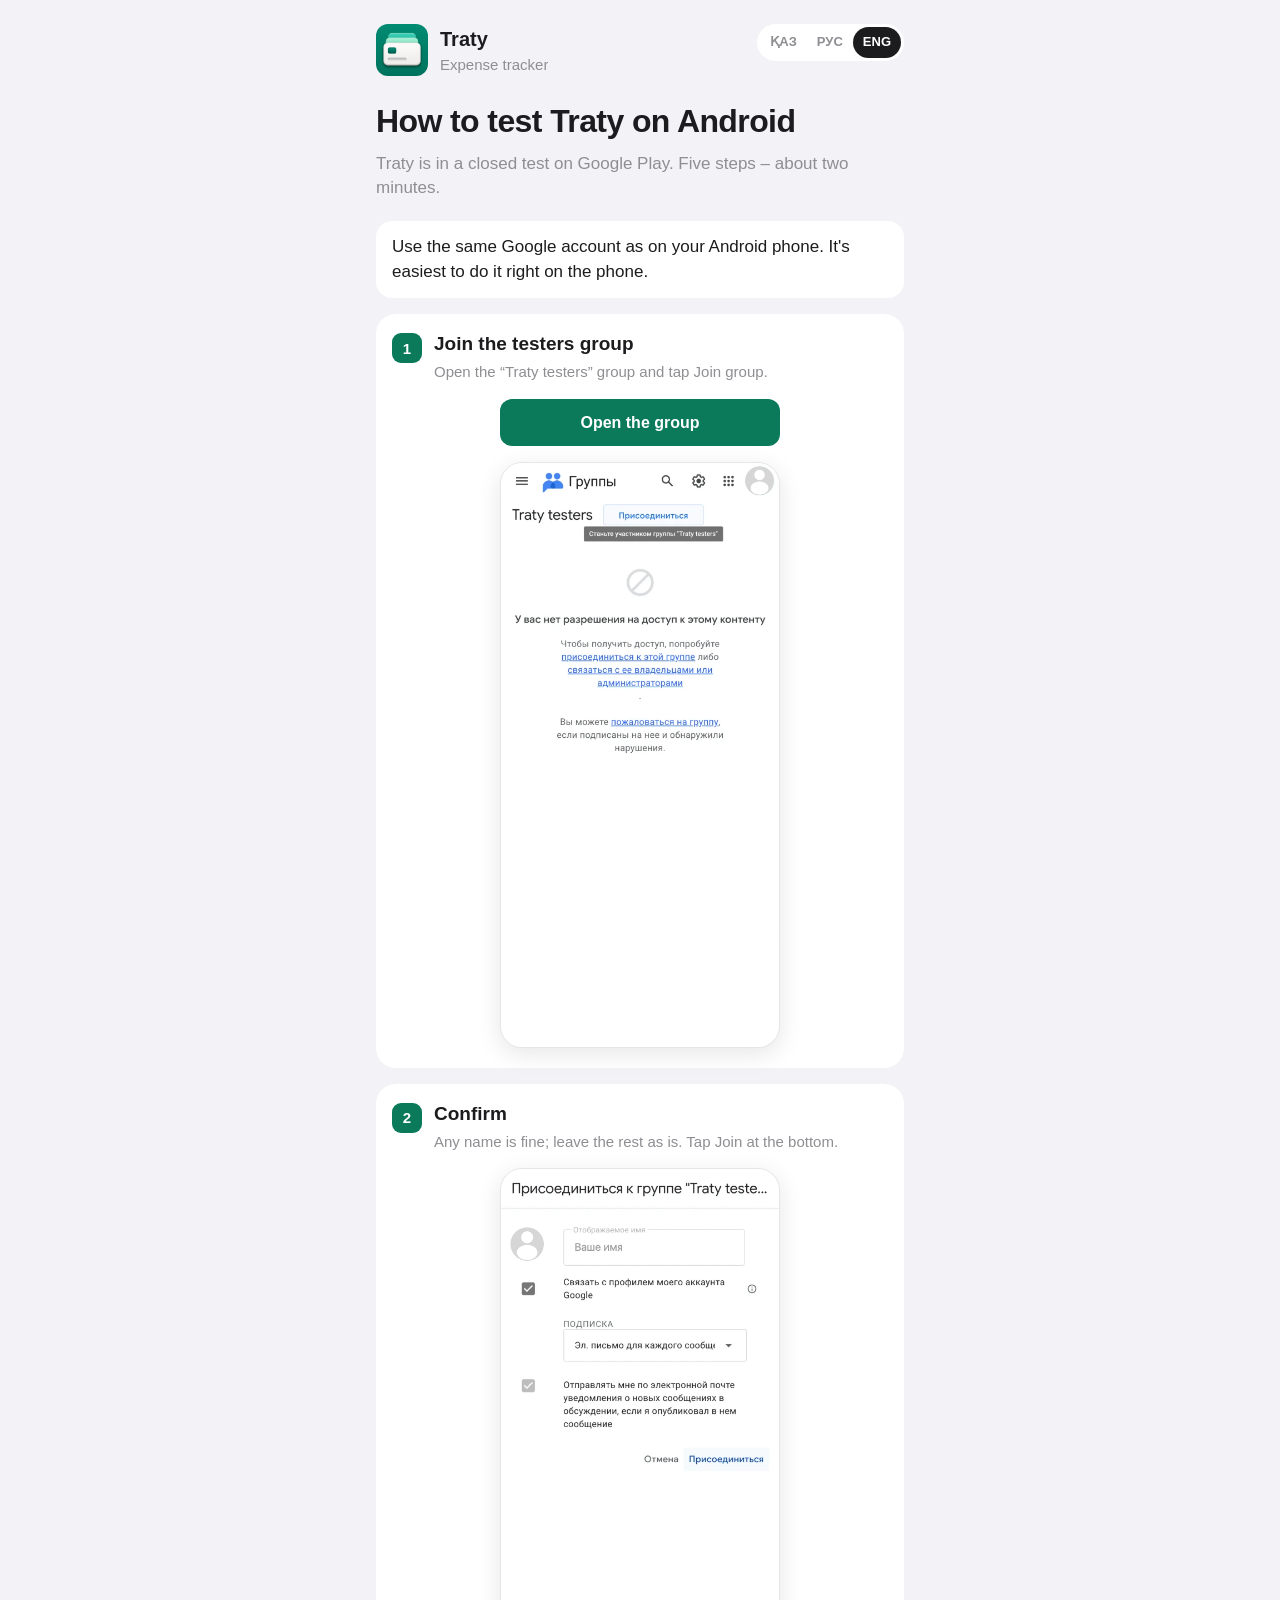
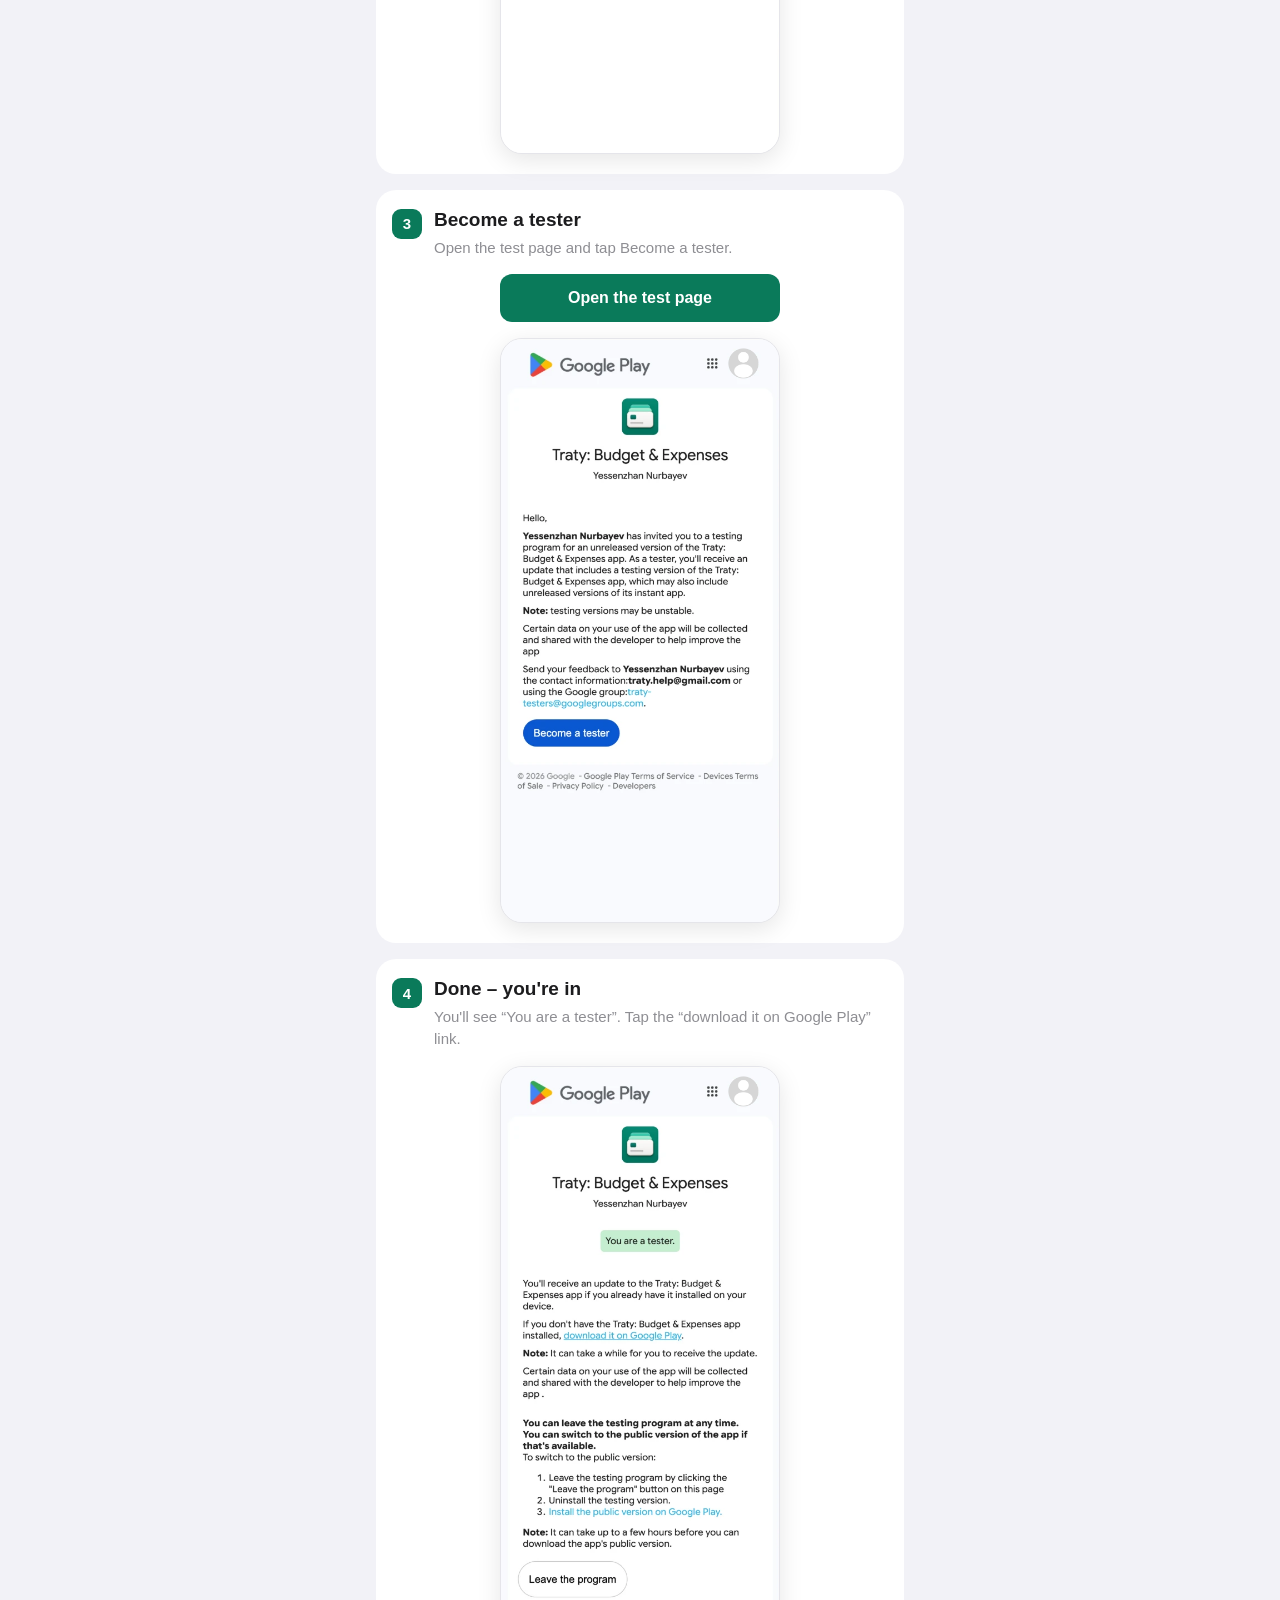
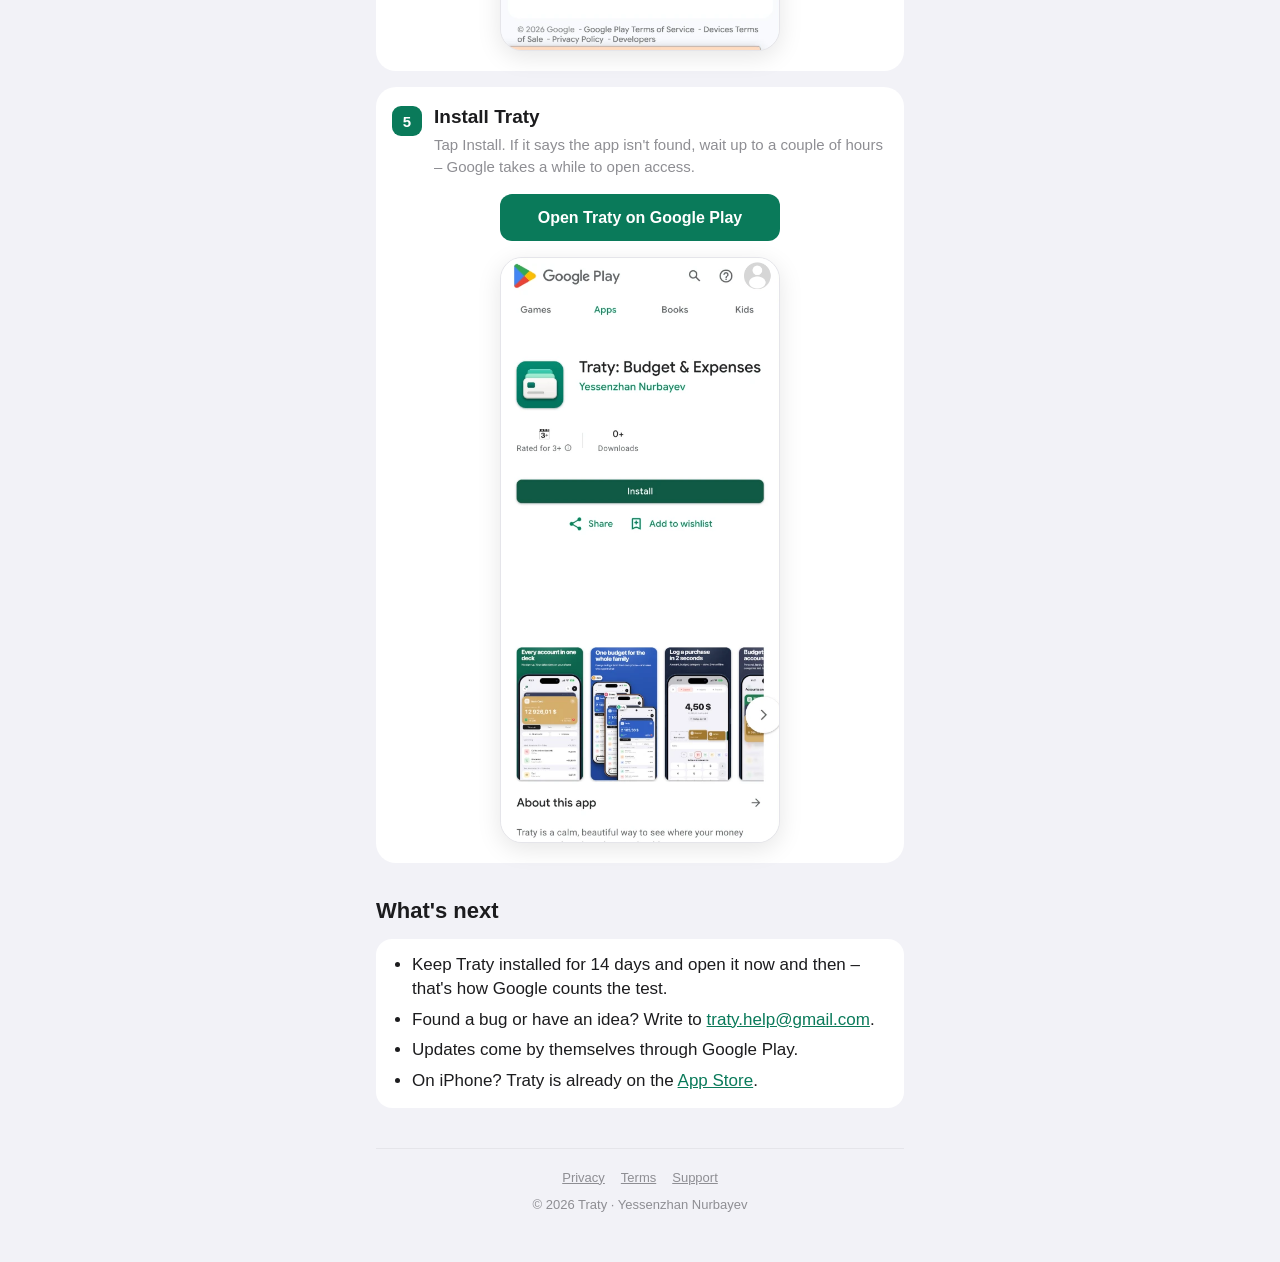
<file: testers.html>
<!doctype html>
<html lang="ru">
<head>
<meta charset="utf-8">
<meta name="viewport" content="width=device-width, initial-scale=1, viewport-fit=cover">
<title>Traty – тестирование на Android</title>
<style>
  :root { --bg: #f2f2f7; --card: #ffffff; --ink: #1c1c1e; --soft: #8e8e93; --line: #e5e5ea; --pill: #1c1c1e; --pillInk: #ffffff; --green: #0a7a5a; --greenInk: #ffffff; }
  @media (prefers-color-scheme: dark) { :root { --bg: #000000; --card: #1c1c1e; --ink: #f2f2f7; --soft: #9d9da4; --line: #2c2c2e; --pill: #f2f2f7; --pillInk: #1c1c1e; --green: #1e8a64; } }
  * { box-sizing: border-box; }
  body { margin: 0; background: var(--bg); color: var(--ink); font: 17px/1.45 -apple-system, BlinkMacSystemFont, "SF Pro Text", "Segoe UI", Roboto, sans-serif; -webkit-font-smoothing: antialiased; }
  main { max-width: 560px; margin: 0 auto; padding: 24px 16px 48px; }
  .brand { display: flex; align-items: center; gap: 12px; margin-bottom: 28px; }
  .brand img { width: 52px; height: 52px; border-radius: 12px; }
  .brand b { display: block; font-size: 20px; }
  .brand span { color: var(--soft); font-size: 15px; display: block; white-space: nowrap; overflow: hidden; text-overflow: ellipsis; }
  .brand > div { min-width: 0; }
  .langs { flex: none; margin-left: auto; align-self: flex-start; display: flex; background: var(--card); border-radius: 999px; padding: 3px; }
  .langs a { color: var(--soft); text-decoration: none; font-size: 13px; font-weight: 600; padding: 6px 10px; border-radius: 999px; }
  .langs a.on { background: var(--pill); color: var(--pillInk); }
  h1 { font-size: 32px; line-height: 1.12; letter-spacing: -0.6px; margin: 0 0 12px; }
  .lead { color: var(--soft); margin: 0 0 20px; }
  .card { background: var(--card); border-radius: 16px; padding: 14px 16px; margin-bottom: 16px; }
  .card p { margin: 0; }
  .card p + p { margin-top: 8px; }
  .step { background: var(--card); border-radius: 20px; padding: 18px 16px 20px; margin-bottom: 16px; }
  .head { display: flex; gap: 12px; align-items: flex-start; }
  .head i { flex: none; width: 30px; height: 30px; border-radius: 9px; background: var(--green); color: var(--greenInk); font-style: normal; font-weight: 700; font-size: 15px; display: flex; align-items: center; justify-content: center; margin-top: 1px; }
  .head b { display: block; font-size: 19px; line-height: 1.3; }
  .head p { margin: 4px 0 0; color: var(--soft); font-size: 15px; }
  .go { display: block; max-width: 280px; margin: 16px auto 0; padding: 12px 16px; border-radius: 12px; background: var(--green); color: var(--greenInk); text-decoration: none; font-weight: 600; text-align: center; font-size: 16px; }
  .shot { display: block; width: 100%; max-width: 280px; margin: 16px auto 0; border-radius: 22px; border: 1px solid var(--line); box-shadow: 0 6px 24px rgba(0,0,0,0.10); background: #fff; }
  .note { color: var(--soft); font-size: 15px; margin: 8px 0 0; }
  h2 { font-size: 22px; margin: 32px 0 12px; }
  ul { margin: 0; padding-left: 20px; }
  li + li { margin-top: 6px; }
  a { color: var(--green); }
  footer { margin-top: 40px; padding-top: 20px; border-top: 1px solid var(--line); text-align: center; color: var(--soft); font-size: 13px; }
  footer .links { display: flex; flex-wrap: wrap; justify-content: center; gap: 6px 16px; margin-bottom: 8px; }
  footer a { color: var(--soft); }
  footer p { margin: 0; }
</style>
</head>
<body>
<main>
  <div class="brand">
    <img src="icon.png" alt="" onerror="this.remove()">
    <div><b>Traty</b><span data-t="brand"></span></div>
    <nav class="langs">
      <a href="?lang=kk" data-lang="kk">ҚАЗ</a>
      <a href="?lang=ru" data-lang="ru">РУС</a>
      <a href="?lang=en" data-lang="en">ENG</a>
    </nav>
  </div>
  <h1 data-t="title"></h1>
  <p class="lead" data-t="lead"></p>
  <div class="card"><p data-t="before"></p></div>
  <div id="steps"></div>

  <h2 data-t="afterTitle"></h2>
  <div class="card"><ul id="after"></ul></div>

  <footer>
    <div class="links"><a href="privacy-policy.html" data-t="privacy"></a><a href="terms.html" data-t="terms"></a><a href="mailto:traty.help@gmail.com" data-t="help"></a></div>
    <p>© 2026 Traty · Yessenzhan Nurbayev</p>
  </footer>
</main>
<script>
  // Closed test on Google Play (2026-11-13): the group, then the testing page, then
  // the store. Screenshots are cut from the desktop browser to a phone's size; the
  // tester's photo and name are hidden.
  var GROUP = "https://groups.google.com/g/traty-testers";
  var TESTING = "https://play.google.com/apps/testing/app.traty.mobile";
  var STORE = "https://play.google.com/store/apps/details?id=app.traty.mobile";
  var SHOTS = ["testers/1-group.png", "testers/2-join.png", "testers/3-tester.png", "testers/4-done.png", "testers/5-install.png"];
  var LINKS = [GROUP, null, TESTING, null, STORE];

  var TEXTS = {
    ru: {
      brand: "Учёт расходов",
      title: "Как стать тестировщиком Traty на Android",
      lead: "Traty пока в закрытом тесте Google Play. Пять шагов – около двух минут.",
      before: "Делайте всё под тем же Google-аккаунтом, что и на вашем Android-телефоне. Удобнее всего – прямо с телефона.",
      go: ["Открыть группу", "", "Открыть страницу теста", "", "Открыть Traty в Google Play"],
      steps: [
        { title: "Вступите в группу тестировщиков", text: "Откройте группу «Traty testers» и нажмите «Присоединиться»." },
        { title: "Подтвердите вступление", text: "Имя можно оставить любым, остальное не трогать. Нажмите «Присоединиться» внизу." },
        { title: "Станьте тестировщиком", text: "Откройте страницу теста и нажмите «Стать тестировщиком» (Become a tester)." },
        { title: "Готово – вы в тесте", text: "Появится «Вы тестировщик» (You are a tester). Нажмите ссылку «скачать в Google Play» (download it on Google Play)." },
        { title: "Установите Traty", text: "Нажмите «Установить» (Install). Если пишет, что приложение не найдено, – подождите до пары часов: Google не сразу открывает доступ." }
      ],
      afterTitle: "Что дальше",
      after: [
        "Не удаляйте Traty 14 дней и открывайте время от времени – так Google засчитывает тест.",
        "Нашли ошибку или есть идея – пишите на <a href=\"mailto:traty.help@gmail.com\">traty.help@gmail.com</a>.",
        "Обновления придут сами через Google Play.",
        "У вас iPhone? Traty уже в <a href=\"https://apps.apple.com/app/id6825177056\">App Store</a>."
      ],
      privacy: "Конфиденциальность", terms: "Условия", help: "Поддержка"
    },
    kk: {
      brand: "Шығындарды есепке алу",
      title: "Android-та Traty тестілеушісі қалай болуға болады",
      lead: "Traty әзірге Google Play-де жабық тестте. Бес қадам – шамамен екі минут.",
      before: "Барлығын Android-телефоныңыздағы Google аккаунтымен жасаңыз. Ең оңайы – тікелей телефоннан.",
      go: ["Топты ашу", "", "Тест бетін ашу", "", "Traty-ды Google Play-де ашу"],
      steps: [
        { title: "Тестілеушілер тобына қосылыңыз", text: "«Traty testers» тобын ашып, топқа қосылу батырмасын басыңыз (суретте – «Присоединиться»)." },
        { title: "Қосылуды растаңыз", text: "Атыңызды өзгертпей қалдыруға болады, қалғанын өзгертпеңіз. Төмендегі қосылу батырмасын басыңыз." },
        { title: "Тестілеуші болыңыз", text: "Тест бетін ашып, тестілеуші болу батырмасын басыңыз (Become a tester)." },
        { title: "Дайын – сіз тесттесіз", text: "«Сіз тестілеушісіз» (You are a tester) жазуы шығады. Google Play-ден жүктеу сілтемесін басыңыз (download it on Google Play)." },
        { title: "Traty-ды орнатыңыз", text: "Орнату батырмасын басыңыз (Install). Қолданба табылмады десе, бір-екі сағат күтіңіз: Google рұқсатты бірден ашпайды." }
      ],
      afterTitle: "Әрі қарай",
      after: [
        "Traty-ды 14 күн өшірмеңіз және анда-санда ашып тұрыңыз – Google тестті осылай есептейді.",
        "Қате тапсаңыз немесе идеяңыз болса – <a href=\"mailto:traty.help@gmail.com\">traty.help@gmail.com</a> поштасына жазыңыз.",
        "Жаңартулар Google Play арқылы өзі келеді.",
        "iPhone-ыңыз бар ма? Traty <a href=\"https://apps.apple.com/app/id6825177056\">App Store</a>-да бар."
      ],
      privacy: "Құпиялылық", terms: "Шарттар", help: "Қолдау"
    },
    en: {
      brand: "Expense tracker",
      title: "How to test Traty on Android",
      lead: "Traty is in a closed test on Google Play. Five steps – about two minutes.",
      before: "Use the same Google account as on your Android phone. It's easiest to do it right on the phone.",
      go: ["Open the group", "", "Open the test page", "", "Open Traty on Google Play"],
      steps: [
        { title: "Join the testers group", text: "Open the “Traty testers” group and tap Join group." },
        { title: "Confirm", text: "Any name is fine; leave the rest as is. Tap Join at the bottom." },
        { title: "Become a tester", text: "Open the test page and tap Become a tester." },
        { title: "Done – you're in", text: "You'll see “You are a tester”. Tap the “download it on Google Play” link." },
        { title: "Install Traty", text: "Tap Install. If it says the app isn't found, wait up to a couple of hours – Google takes a while to open access." }
      ],
      afterTitle: "What's next",
      after: [
        "Keep Traty installed for 14 days and open it now and then – that's how Google counts the test.",
        "Found a bug or have an idea? Write to <a href=\"mailto:traty.help@gmail.com\">traty.help@gmail.com</a>.",
        "Updates come by themselves through Google Play.",
        "On iPhone? Traty is already on the <a href=\"https://apps.apple.com/app/id6825177056\">App Store</a>."
      ],
      privacy: "Privacy", terms: "Terms", help: "Support"
    }
  };

  var asked = new URLSearchParams(location.search).get("lang");
  var phone = (navigator.language || "en").slice(0, 2);
  var lang = TEXTS[asked] ? asked : TEXTS[phone] ? phone : "en";
  var T = TEXTS[lang];
  document.documentElement.lang = lang;
  document.title = "Traty – " + T.title;
  document.querySelectorAll("[data-t]").forEach(function (el) { el.textContent = T[el.dataset.t]; });
  document.querySelectorAll("[data-lang]").forEach(function (a) { a.classList.toggle("on", a.dataset.lang === lang); });

  var list = document.getElementById("steps");
  T.steps.forEach(function (step, i) {
    var box = document.createElement("section");
    box.className = "step";
    var head = document.createElement("div");
    head.className = "head";
    head.innerHTML = "<i>" + (i + 1) + "</i><div><b></b><p></p></div>";
    head.querySelector("b").textContent = step.title;
    head.querySelector("p").textContent = step.text;
    box.appendChild(head);
    if (LINKS[i]) {
      var go = document.createElement("a");
      go.className = "go";
      go.href = LINKS[i];
      go.textContent = T.go[i];
      box.appendChild(go);
    }
    var img = document.createElement("img");
    img.className = "shot";
    img.src = SHOTS[i];
    img.alt = step.title;
    img.loading = "lazy";
    box.appendChild(img);
    list.appendChild(box);
  });
  document.getElementById("after").innerHTML = T.after.map(function (line) { return "<li>" + line + "</li>"; }).join("");
</script>
</body>
</html>
</file>
<file: style.css>
:root {
  --bg: #f2f2f7;
  --card: #ffffff;
  --ink: #1c1c1e;
  --soft: #6b6b73;
  --line: #e2e2e8;
  --accent: #0a684f;
}
@media (prefers-color-scheme: dark) {
  :root {
    --bg: #000000;
    --card: #1c1c1e;
    --ink: #f2f2f7;
    --soft: #a1a1aa;
    --line: #2c2c30;
    --accent: #5cc79f;
  }
}
* { box-sizing: border-box; }
body {
  margin: 0;
  background: var(--bg);
  color: var(--ink);
  font: 16px/1.6 -apple-system, BlinkMacSystemFont, "SF Pro Text", "Segoe UI", Roboto, sans-serif;
  -webkit-text-size-adjust: 100%;
}
main {
  max-width: 720px;
  margin: 24px auto;
  padding: 28px 22px;
  background: var(--card);
  border-radius: 22px;
}
@media (max-width: 760px) {
  main { margin: 0; border-radius: 0; padding: 24px 16px 40px; }
}
h1 { font-size: 28px; line-height: 1.2; margin: 8px 0 4px; }
h2 { font-size: 19px; margin: 28px 0 6px; }
.meta { color: var(--soft); margin-top: 0; }
.lang { text-align: right; margin: 0; font-size: 14px; }
a { color: var(--accent); }
ul { padding-left: 22px; }
li { margin: 4px 0; }
hr { border: 0; border-top: 1px solid var(--line); margin: 44px 0 24px; }
.home a { display: block; padding: 14px 0; border-bottom: 1px solid var(--line); text-decoration: none; font-size: 17px; }
</file>
